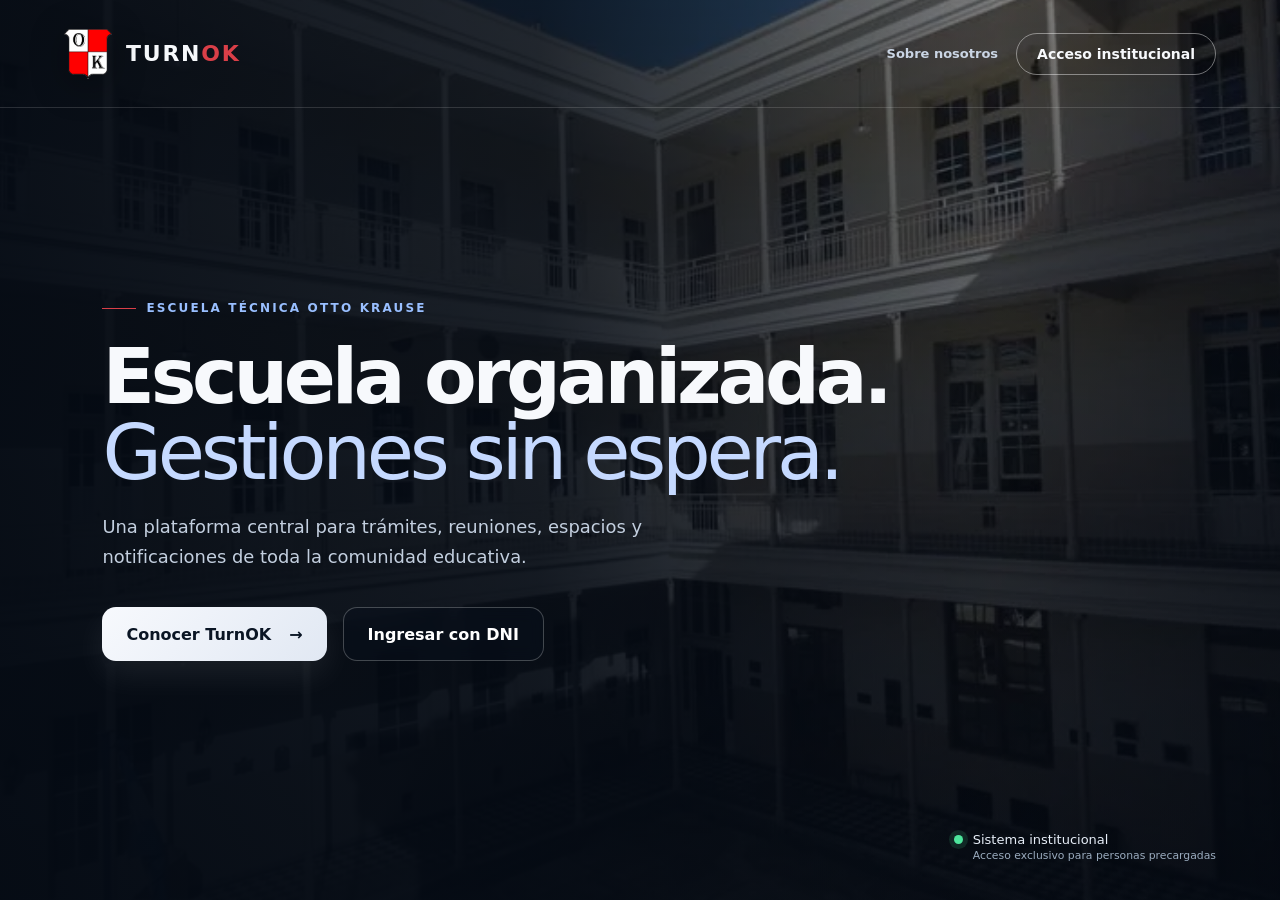
<file: index.html>
<!doctype html>
<html lang="es">
<head>
    <meta charset="utf-8">
    <meta name="viewport" content="width=device-width, initial-scale=1">
    <meta name="theme-color" content="#07111f">
    <title>TurnOK · Escuela Técnica Otto Krause</title>
    <link rel="icon" type="image/png" href="assets/img/logo.png">
    <link rel="stylesheet" href="assets/css/landing.css">
</head>
<body>
<main class="landing-shell" data-landing>
    <section class="landing-panel hero-panel" id="inicio">
        <div class="hero-image" aria-hidden="true"></div>
        <div class="hero-overlay" aria-hidden="true"></div>

        <header class="landing-nav">
            <a class="landing-brand" href="#inicio" aria-label="TurnOK, inicio">
                <img src="assets/img/logo.png" alt="Escudo Otto Krause">
                <span>TURN<strong>OK</strong></span>
            </a>
            <div class="nav-group"><a class="nav-about" href="sobre-nosotros.html">Sobre nosotros</a><a class="nav-access" href="login.php">Acceso institucional</a></div>
        </header>

        <div class="hero-copy">
            <span class="hero-kicker">ESCUELA TÉCNICA OTTO KRAUSE</span>
            <h1>Escuela organizada.<br><span>Gestiones sin espera.</span></h1>
            <p>Una plataforma central para trámites, reuniones, espacios y notificaciones de toda la comunidad educativa.</p>
            <div class="hero-actions">
                <button class="primary-cta" type="button" data-open-overview>Conocer TurnOK <span>→</span></button>
                <a class="secondary-cta" href="login.php">Ingresar con DNI</a>
            </div>
        </div>

        <div class="hero-status">
            <span class="status-pulse"></span>
            <span>Sistema institucional</span>
            <small>Acceso exclusivo para personas precargadas</small>
        </div>
    </section>

    <section class="landing-panel overview-panel" id="plataforma">
        <header class="overview-header">
            <button class="back-overview" type="button" data-close-overview aria-label="Volver">←</button>
            <a class="landing-brand dark-brand" href="#inicio" data-close-overview>
                <img src="assets/img/logo.png" alt="Escudo Otto Krause">
                <span>TURN<strong>OK</strong></span>
            </a>
            <div class="nav-group"><a class="nav-about" href="sobre-nosotros.html">Sobre nosotros</a><a class="nav-access" href="login.php">Ingresar</a></div>
        </header>

        <div class="overview-content">
            <div class="overview-intro">
                <span class="section-tag">PLATAFORMA INSTITUCIONAL</span>
                <h2>Todo lo importante,<br>en un mismo lugar.</h2>
                <p>TurnOK conecta a alumnos, docentes, administrativos y directivos con circuitos claros y trazables.</p>
                <a class="primary-cta link-cta" href="login.php">Acceder al sistema <span>→</span></a>
            </div>

            <div class="feature-grid">
                <article class="feature-card">
                    <span class="feature-number">01</span>
                    <h3>Gestión de trámites</h3>
                    <p>Solicitudes, estados, responsables y turnos presenciales en un solo circuito.</p>
                </article>
                <article class="feature-card">
                    <span class="feature-number">02</span>
                    <h3>Reserva de espacios</h3>
                    <p>Disponibilidad, aprobación por turno y seguimiento para profesores.</p>
                </article>
                <article class="feature-card">
                    <span class="feature-number">03</span>
                    <h3>Organización de reuniones</h3>
                    <p>Reuniones personales, por curso, mult curso o masivas, siempre presenciales.</p>
                </article>
                <article class="feature-card">
                    <span class="feature-number">04</span>
                    <h3>Notificaciones centralizadas</h3>
                    <p>Novedades relevantes y decisiones institucionales visibles en el momento.</p>
                </article>
            </div>
        </div>
    </section>
</main>
<script src="assets/js/landing.js"></script>
</body>
</html>
</file>
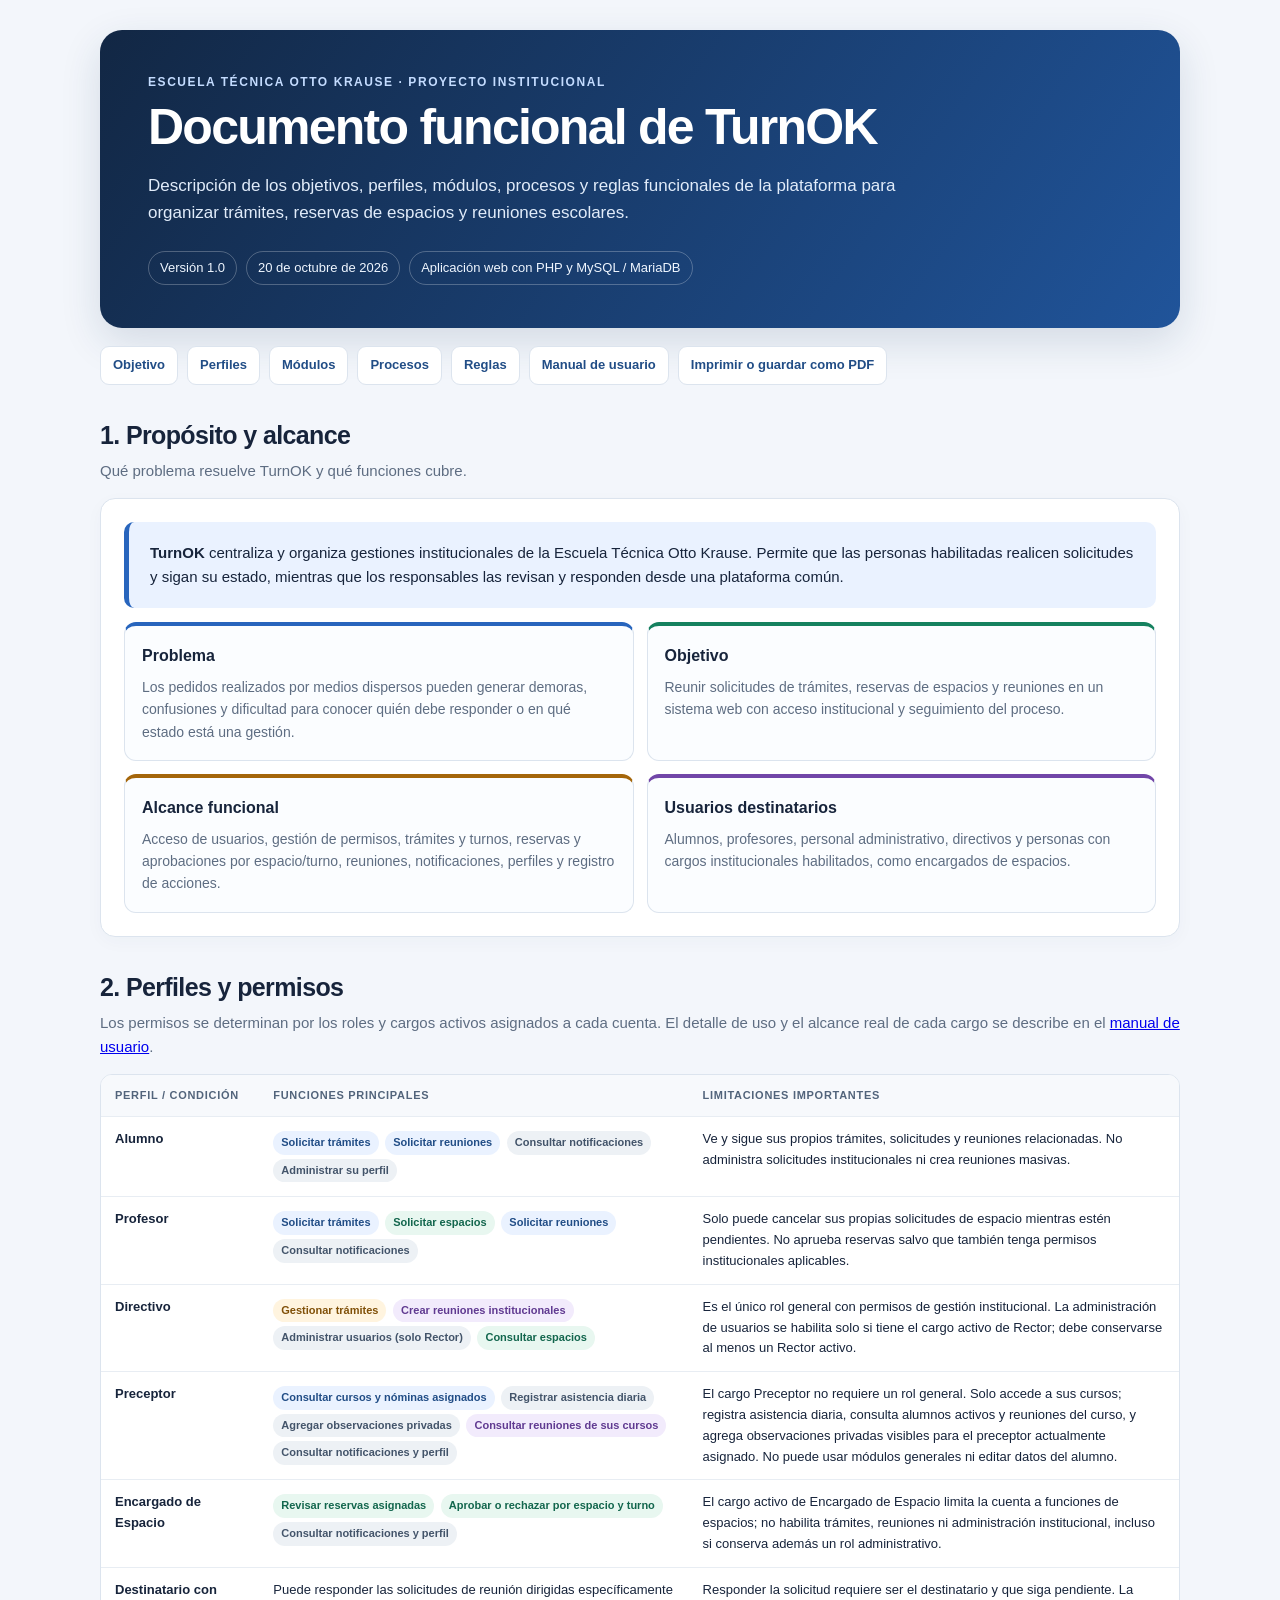
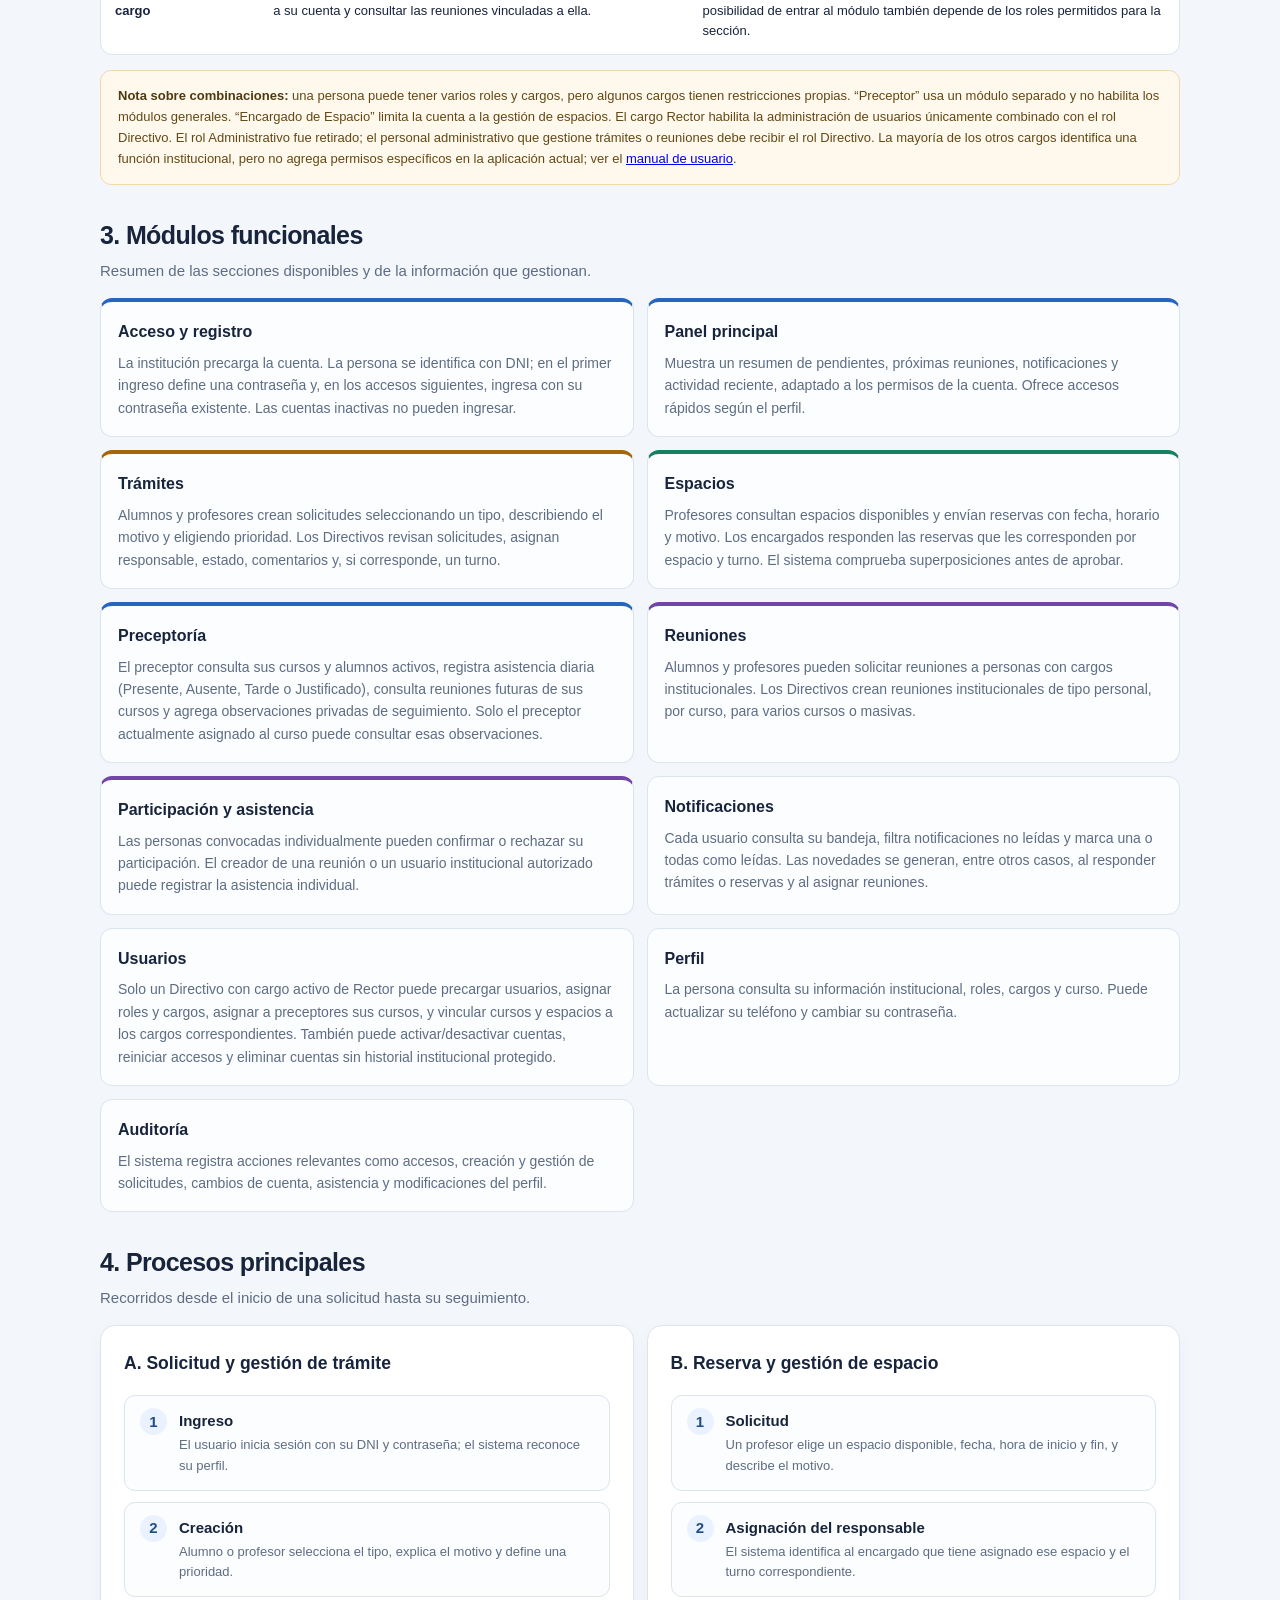
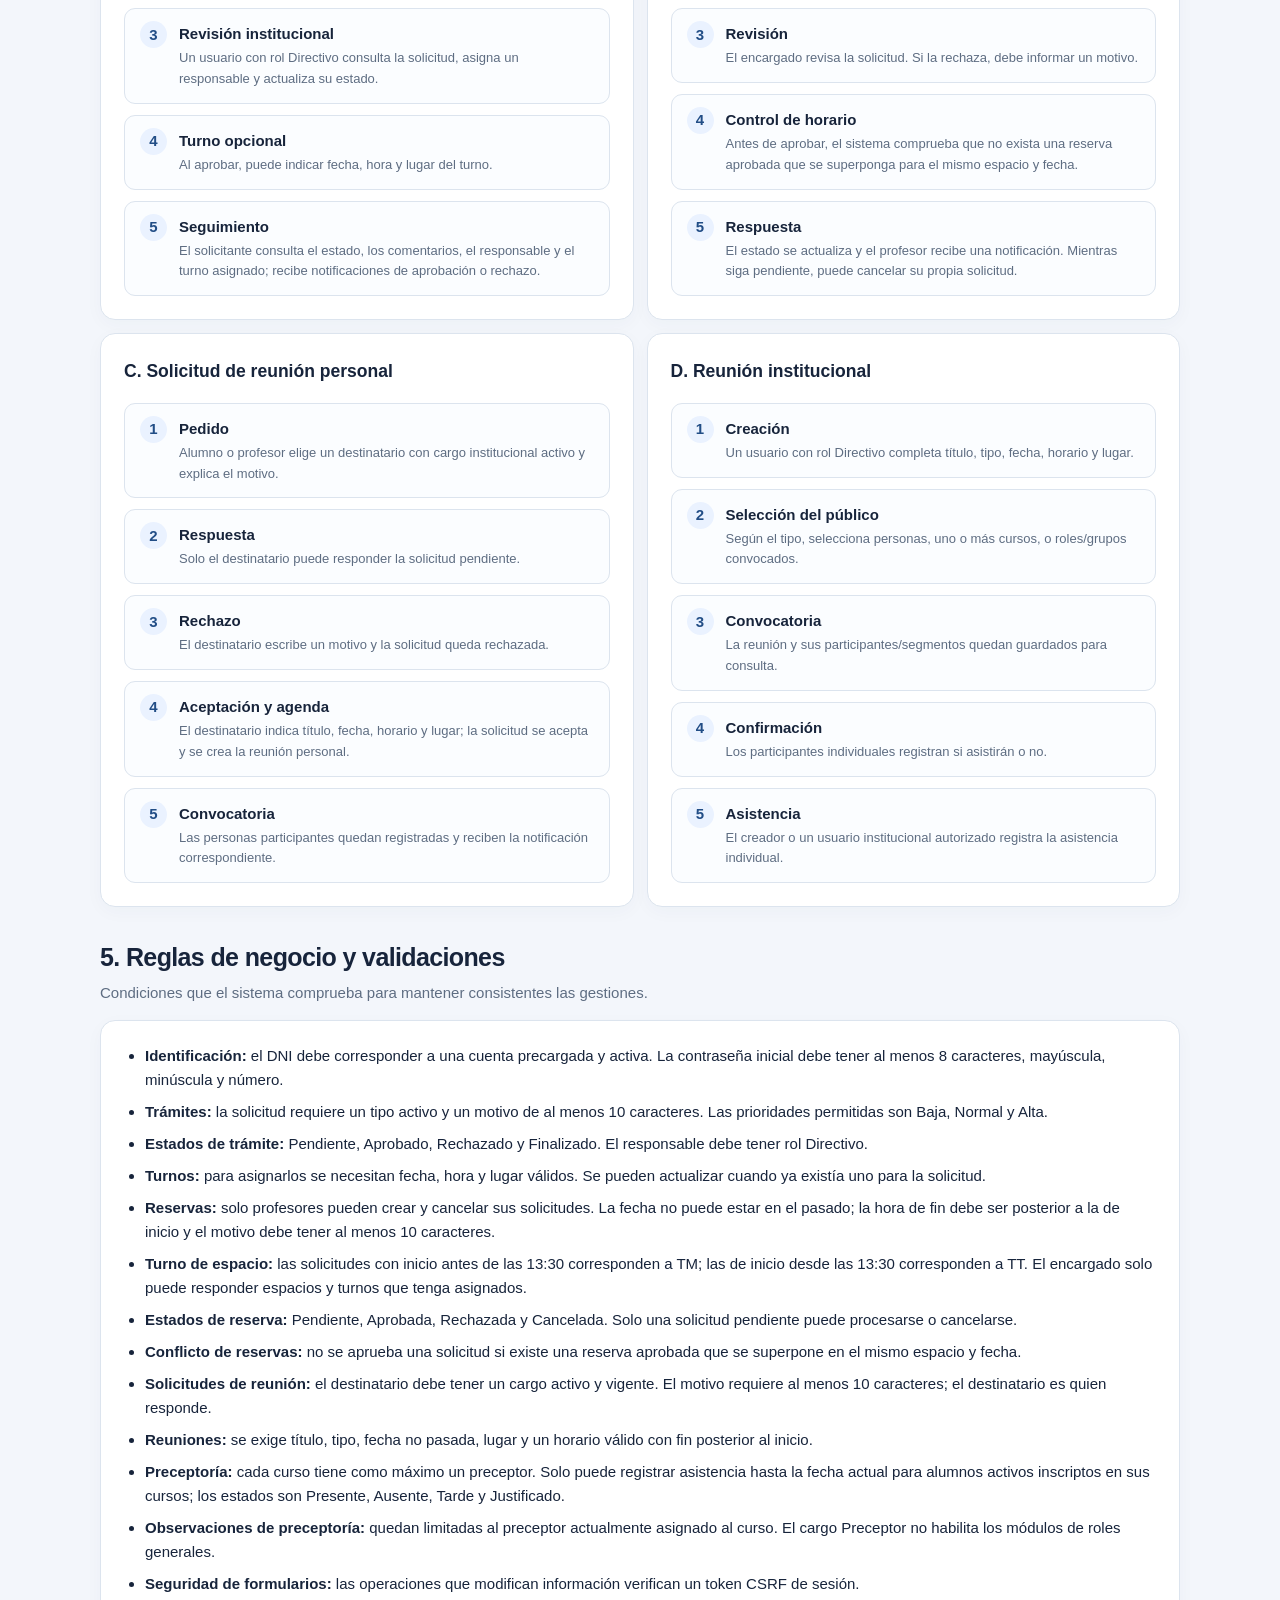
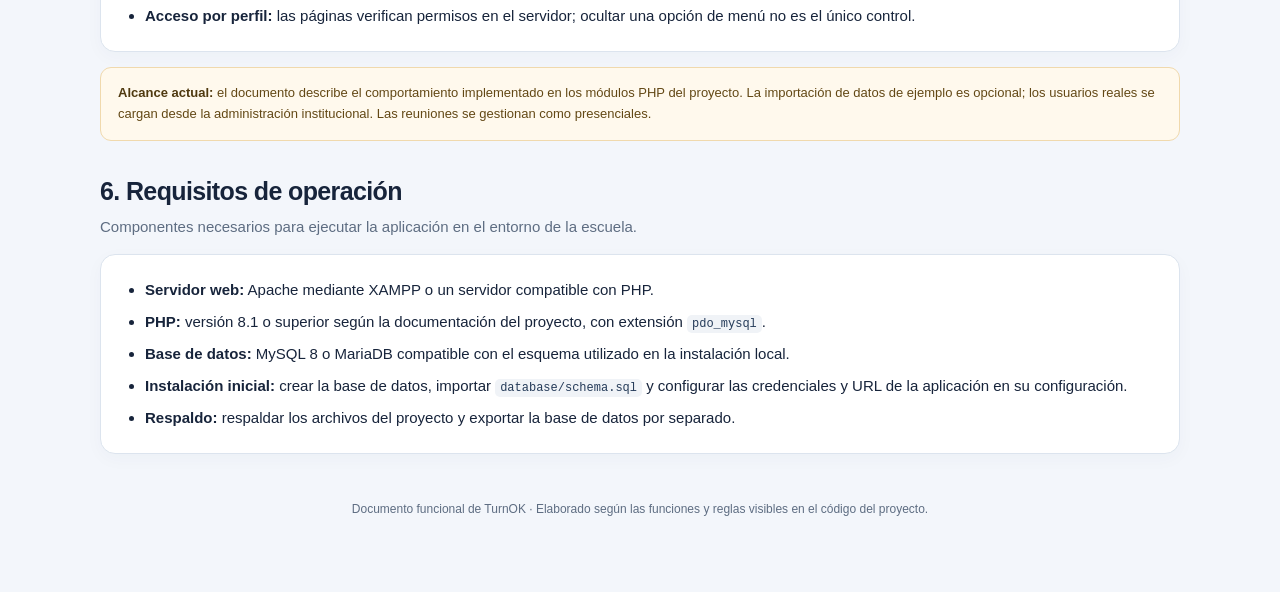
<file: DOCUMENTO_FUNCIONAL.html>
<!doctype html>
<html lang="es">
<head>
    <meta charset="utf-8">
    <meta name="viewport" content="width=device-width, initial-scale=1">
    <meta name="description" content="Documento funcional del sistema TurnOK para la Escuela Técnica Otto Krause.">
    <title>TurnOK | Documento funcional</title>
    <style>
        :root {
            color-scheme: light;
            --ink: #17243b;
            --muted: #5e6d82;
            --line: #dce4ee;
            --paper: #fff;
            --canvas: #f3f6fb;
            --blue: #2865bd;
            --blue-pale: #eaf2ff;
            --green: #15815f;
            --green-pale: #e8f7f0;
            --amber: #a5660a;
            --amber-pale: #fff4df;
            --violet: #7246a8;
            --violet-pale: #f2ebfc;
        }
        * { box-sizing: border-box; }
        html { scroll-behavior: smooth; }
        body {
            margin: 0;
            background: var(--canvas);
            color: var(--ink);
            font: 15px/1.6 "Segoe UI", Arial, sans-serif;
        }
        .page { width: min(1080px, calc(100% - 36px)); margin: 30px auto 56px; }
        .hero {
            padding: 43px 48px;
            border-radius: 22px;
            background: linear-gradient(125deg, #122744, #20549a);
            color: #fff;
            box-shadow: 0 14px 40px #18395b24;
        }
        .eyebrow { margin: 0 0 8px; color: #c4dcff; font-size: 12px; font-weight: 800; letter-spacing: .13em; text-transform: uppercase; }
        h1 { max-width: 780px; margin: 0; font-size: clamp(34px, 5vw, 50px); line-height: 1.1; letter-spacing: -.035em; }
        .hero > p:not(.eyebrow) { max-width: 780px; margin: 17px 0 0; color: #e1ecfa; font-size: 17px; }
        .chips { display: flex; flex-wrap: wrap; gap: 9px; margin-top: 24px; }
        .chips span { padding: 6px 11px; border: 1px solid #ffffff40; border-radius: 99px; color: #eff6ff; font-size: 13px; }
        .toolbar { display: flex; flex-wrap: wrap; gap: 9px; margin: 18px 0 28px; }
        .toolbar a, .toolbar button {
            display: inline-block;
            padding: 8px 12px;
            border: 1px solid var(--line);
            border-radius: 9px;
            background: var(--paper);
            color: #214d86;
            font: inherit;
            font-size: 13px;
            font-weight: 700;
            text-decoration: none;
            cursor: pointer;
        }
        .toolbar a:hover, .toolbar button:hover { background: #edf4ff; }
        section { margin-top: 30px; scroll-margin-top: 18px; }
        .heading { margin-bottom: 15px; }
        .heading h2 { margin: 0; font-size: 25px; letter-spacing: -.025em; }
        .heading p { margin: 4px 0 0; color: var(--muted); }
        .card {
            padding: 23px;
            border: 1px solid var(--line);
            border-radius: 15px;
            background: var(--paper);
            box-shadow: 0 5px 18px #18395b08;
        }
        .summary {
            padding: 19px 21px;
            border-left: 5px solid var(--blue);
            border-radius: 10px;
            background: var(--blue-pale);
        }
        .summary p { margin: 0; }
        .grid { display: grid; grid-template-columns: repeat(2, minmax(0, 1fr)); gap: 13px; }
        .tile {
            padding: 17px;
            border: 1px solid var(--line);
            border-radius: 12px;
            background: #fbfdff;
        }
        .tile h3 { margin: 0 0 7px; font-size: 16px; }
        .tile p { margin: 0; color: var(--muted); font-size: 14px; }
        .tile.blue { border-top: 4px solid var(--blue); }
        .tile.green { border-top: 4px solid var(--green); }
        .tile.amber { border-top: 4px solid var(--amber); }
        .tile.violet { border-top: 4px solid var(--violet); }
        .table-wrap { overflow-x: auto; border: 1px solid var(--line); border-radius: 12px; background: #fff; }
        table { width: 100%; border-collapse: collapse; }
        th, td { padding: 12px 14px; border-bottom: 1px solid #e8edf3; text-align: left; vertical-align: top; }
        tr:last-child td { border-bottom: 0; }
        th { background: #f7f9fc; color: #52647b; font-size: 11px; letter-spacing: .065em; text-transform: uppercase; }
        td { font-size: 13px; }
        td:first-child { min-width: 155px; font-weight: 700; }
        .badge {
            display: inline-block;
            margin: 2px 3px 2px 0;
            padding: 3px 8px;
            border-radius: 99px;
            background: #edf1f5;
            color: #43546a;
            font-size: 11px;
            font-weight: 700;
            white-space: nowrap;
        }
        .badge.blue { background: var(--blue-pale); color: #214d86; }
        .badge.green { background: var(--green-pale); color: #12664d; }
        .badge.amber { background: var(--amber-pale); color: #805008; }
        .badge.violet { background: var(--violet-pale); color: #603a91; }
        .steps { display: grid; gap: 11px; counter-reset: step; }
        .step {
            position: relative;
            min-height: 54px;
            padding: 13px 16px 13px 54px;
            border: 1px solid var(--line);
            border-radius: 11px;
            background: #fbfdff;
        }
        .step::before {
            counter-increment: step;
            content: counter(step);
            position: absolute;
            left: 15px;
            top: 12px;
            display: grid;
            width: 27px;
            height: 27px;
            place-items: center;
            border-radius: 50%;
            background: var(--blue-pale);
            color: #214d86;
            font-weight: 800;
        }
        .step strong { display: block; }
        .step span { display: block; margin-top: 2px; color: var(--muted); font-size: 13px; }
        .rule-list { margin: 0; padding-left: 21px; }
        .rule-list li + li { margin-top: 8px; }
        .callout {
            margin-top: 15px;
            padding: 15px 17px;
            border: 1px solid #f0d9ad;
            border-radius: 11px;
            background: #fff9ed;
            color: #634815;
            font-size: 13px;
        }
        .callout strong { color: #4f390f; }
        .footer { margin-top: 29px; padding: 17px 4px; color: var(--muted); font-size: 12px; text-align: center; }
        code { padding: 2px 5px; border-radius: 5px; background: #f0f3f7; color: #253b59; font: 12px Consolas, "Courier New", monospace; }
        @media (max-width: 680px) {
            .page { width: min(100% - 22px, 1080px); margin-top: 12px; }
            .hero { padding: 29px 23px; border-radius: 15px; }
            .card { padding: 16px; }
            .grid { grid-template-columns: 1fr; }
            th, td { padding: 9px 10px; }
        }
        @media print {
            @page { size: A4; margin: 15mm; }
            body { background: #fff; font-size: 11px; }
            .page { width: 100%; margin: 0; }
            .hero { padding: 25px 28px; box-shadow: none; print-color-adjust: exact; -webkit-print-color-adjust: exact; }
            .toolbar { display: none; }
            .card, .table-wrap, .tile, .step { box-shadow: none; break-inside: avoid; }
            .heading { break-after: avoid; }
            th, .summary, .badge, .step::before { print-color-adjust: exact; -webkit-print-color-adjust: exact; }
        }
    </style>
</head>
<body>
<main class="page">
    <header class="hero">
        <p class="eyebrow">Escuela Técnica Otto Krause · Proyecto institucional</p>
        <h1>Documento funcional de TurnOK</h1>
        <p>Descripción de los objetivos, perfiles, módulos, procesos y reglas funcionales de la plataforma para organizar trámites, reservas de espacios y reuniones escolares.</p>
        <div class="chips">
            <span>Versión 1.0</span>
            <span>20 de octubre de 2026</span>
            <span>Aplicación web con PHP y MySQL / MariaDB</span>
        </div>
    </header>

    <nav class="toolbar" aria-label="Navegación del documento">
        <a href="#objetivo">Objetivo</a>
        <a href="#perfiles">Perfiles</a>
        <a href="#modulos">Módulos</a>
        <a href="#procesos">Procesos</a>
        <a href="#reglas">Reglas</a>
        <a href="MANUAL_USUARIO.html">Manual de usuario</a>
        <button type="button" onclick="window.print()">Imprimir o guardar como PDF</button>
    </nav>

    <section id="objetivo">
        <div class="heading">
            <h2>1. Propósito y alcance</h2>
            <p>Qué problema resuelve TurnOK y qué funciones cubre.</p>
        </div>
        <div class="card">
            <div class="summary">
                <p><strong>TurnOK</strong> centraliza y organiza gestiones institucionales de la Escuela Técnica Otto Krause. Permite que las personas habilitadas realicen solicitudes y sigan su estado, mientras que los responsables las revisan y responden desde una plataforma común.</p>
            </div>
            <div class="grid" style="margin-top:14px">
                <article class="tile blue">
                    <h3>Problema</h3>
                    <p>Los pedidos realizados por medios dispersos pueden generar demoras, confusiones y dificultad para conocer quién debe responder o en qué estado está una gestión.</p>
                </article>
                <article class="tile green">
                    <h3>Objetivo</h3>
                    <p>Reunir solicitudes de trámites, reservas de espacios y reuniones en un sistema web con acceso institucional y seguimiento del proceso.</p>
                </article>
                <article class="tile amber">
                    <h3>Alcance funcional</h3>
                    <p>Acceso de usuarios, gestión de permisos, trámites y turnos, reservas y aprobaciones por espacio/turno, reuniones, notificaciones, perfiles y registro de acciones.</p>
                </article>
                <article class="tile violet">
                    <h3>Usuarios destinatarios</h3>
                    <p>Alumnos, profesores, personal administrativo, directivos y personas con cargos institucionales habilitados, como encargados de espacios.</p>
                </article>
            </div>
        </div>
    </section>

    <section id="perfiles">
        <div class="heading">
            <h2>2. Perfiles y permisos</h2>
            <p>Los permisos se determinan por los roles y cargos activos asignados a cada cuenta. El detalle de uso y el alcance real de cada cargo se describe en el <a href="MANUAL_USUARIO.html">manual de usuario</a>.</p>
        </div>
        <div class="table-wrap">
            <table>
                <thead>
                    <tr><th>Perfil / condición</th><th>Funciones principales</th><th>Limitaciones importantes</th></tr>
                </thead>
                <tbody>
                    <tr>
                        <td>Alumno</td>
                        <td>
                            <span class="badge blue">Solicitar trámites</span>
                            <span class="badge blue">Solicitar reuniones</span>
                            <span class="badge">Consultar notificaciones</span>
                            <span class="badge">Administrar su perfil</span>
                        </td>
                        <td>Ve y sigue sus propios trámites, solicitudes y reuniones relacionadas. No administra solicitudes institucionales ni crea reuniones masivas.</td>
                    </tr>
                    <tr>
                        <td>Profesor</td>
                        <td>
                            <span class="badge blue">Solicitar trámites</span>
                            <span class="badge green">Solicitar espacios</span>
                            <span class="badge blue">Solicitar reuniones</span>
                            <span class="badge">Consultar notificaciones</span>
                        </td>
                        <td>Solo puede cancelar sus propias solicitudes de espacio mientras estén pendientes. No aprueba reservas salvo que también tenga permisos institucionales aplicables.</td>
                    </tr>
                    <tr>
                        <td>Directivo</td>
                        <td>
                            <span class="badge amber">Gestionar trámites</span>
                            <span class="badge violet">Crear reuniones institucionales</span>
                            <span class="badge">Administrar usuarios (solo Rector)</span>
                            <span class="badge green">Consultar espacios</span>
                        </td>
                        <td>Es el único rol general con permisos de gestión institucional. La administración de usuarios se habilita solo si tiene el cargo activo de Rector; debe conservarse al menos un Rector activo.</td>
                    </tr>
                    <tr>
                        <td>Preceptor</td>
                        <td>
                            <span class="badge blue">Consultar cursos y nóminas asignados</span>
                            <span class="badge">Registrar asistencia diaria</span>
                            <span class="badge">Agregar observaciones privadas</span>
                            <span class="badge violet">Consultar reuniones de sus cursos</span>
                            <span class="badge">Consultar notificaciones y perfil</span>
                        </td>
                        <td>El cargo Preceptor no requiere un rol general. Solo accede a sus cursos; registra asistencia diaria, consulta alumnos activos y reuniones del curso, y agrega observaciones privadas visibles para el preceptor actualmente asignado. No puede usar módulos generales ni editar datos del alumno.</td>
                    </tr>
                    <tr>
                        <td>Encargado de Espacio</td>
                        <td>
                            <span class="badge green">Revisar reservas asignadas</span>
                            <span class="badge green">Aprobar o rechazar por espacio y turno</span>
                            <span class="badge">Consultar notificaciones y perfil</span>
                        </td>
                        <td>El cargo activo de Encargado de Espacio limita la cuenta a funciones de espacios; no habilita trámites, reuniones ni administración institucional, incluso si conserva además un rol administrativo.</td>
                    </tr>
                    <tr>
                        <td>Destinatario con cargo</td>
                        <td>Puede responder las solicitudes de reunión dirigidas específicamente a su cuenta y consultar las reuniones vinculadas a ella.</td>
                        <td>Responder la solicitud requiere ser el destinatario y que siga pendiente. La posibilidad de entrar al módulo también depende de los roles permitidos para la sección.</td>
                    </tr>
                </tbody>
            </table>
        </div>
        <div class="callout">
            <strong>Nota sobre combinaciones:</strong> una persona puede tener varios roles y cargos, pero algunos cargos tienen restricciones propias. “Preceptor” usa un módulo separado y no habilita los módulos generales. “Encargado de Espacio” limita la cuenta a la gestión de espacios. El cargo Rector habilita la administración de usuarios únicamente combinado con el rol Directivo. El rol Administrativo fue retirado; el personal administrativo que gestione trámites o reuniones debe recibir el rol Directivo. La mayoría de los otros cargos identifica una función institucional, pero no agrega permisos específicos en la aplicación actual; ver el <a href="MANUAL_USUARIO.html">manual de usuario</a>.
        </div>
    </section>

    <section id="modulos">
        <div class="heading">
            <h2>3. Módulos funcionales</h2>
            <p>Resumen de las secciones disponibles y de la información que gestionan.</p>
        </div>
        <div class="grid">
            <article class="tile blue">
                <h3>Acceso y registro</h3>
                <p>La institución precarga la cuenta. La persona se identifica con DNI; en el primer ingreso define una contraseña y, en los accesos siguientes, ingresa con su contraseña existente. Las cuentas inactivas no pueden ingresar.</p>
            </article>
            <article class="tile blue">
                <h3>Panel principal</h3>
                <p>Muestra un resumen de pendientes, próximas reuniones, notificaciones y actividad reciente, adaptado a los permisos de la cuenta. Ofrece accesos rápidos según el perfil.</p>
            </article>
            <article class="tile amber">
                <h3>Trámites</h3>
                <p>Alumnos y profesores crean solicitudes seleccionando un tipo, describiendo el motivo y eligiendo prioridad. Los Directivos revisan solicitudes, asignan responsable, estado, comentarios y, si corresponde, un turno.</p>
            </article>
            <article class="tile green">
                <h3>Espacios</h3>
                <p>Profesores consultan espacios disponibles y envían reservas con fecha, horario y motivo. Los encargados responden las reservas que les corresponden por espacio y turno. El sistema comprueba superposiciones antes de aprobar.</p>
            </article>
            <article class="tile blue">
                <h3>Preceptoría</h3>
                <p>El preceptor consulta sus cursos y alumnos activos, registra asistencia diaria (Presente, Ausente, Tarde o Justificado), consulta reuniones futuras de sus cursos y agrega observaciones privadas de seguimiento. Solo el preceptor actualmente asignado al curso puede consultar esas observaciones.</p>
            </article>
            <article class="tile violet">
                <h3>Reuniones</h3>
                <p>Alumnos y profesores pueden solicitar reuniones a personas con cargos institucionales. Los Directivos crean reuniones institucionales de tipo personal, por curso, para varios cursos o masivas.</p>
            </article>
            <article class="tile violet">
                <h3>Participación y asistencia</h3>
                <p>Las personas convocadas individualmente pueden confirmar o rechazar su participación. El creador de una reunión o un usuario institucional autorizado puede registrar la asistencia individual.</p>
            </article>
            <article class="tile">
                <h3>Notificaciones</h3>
                <p>Cada usuario consulta su bandeja, filtra notificaciones no leídas y marca una o todas como leídas. Las novedades se generan, entre otros casos, al responder trámites o reservas y al asignar reuniones.</p>
            </article>
            <article class="tile">
                <h3>Usuarios</h3>
                <p>Solo un Directivo con cargo activo de Rector puede precargar usuarios, asignar roles y cargos, asignar a preceptores sus cursos, y vincular cursos y espacios a los cargos correspondientes. También puede activar/desactivar cuentas, reiniciar accesos y eliminar cuentas sin historial institucional protegido.</p>
            </article>
            <article class="tile">
                <h3>Perfil</h3>
                <p>La persona consulta su información institucional, roles, cargos y curso. Puede actualizar su teléfono y cambiar su contraseña.</p>
            </article>
            <article class="tile">
                <h3>Auditoría</h3>
                <p>El sistema registra acciones relevantes como accesos, creación y gestión de solicitudes, cambios de cuenta, asistencia y modificaciones del perfil.</p>
            </article>
        </div>
    </section>

    <section id="procesos">
        <div class="heading">
            <h2>4. Procesos principales</h2>
            <p>Recorridos desde el inicio de una solicitud hasta su seguimiento.</p>
        </div>
        <div class="grid">
            <article class="card">
                <h3 style="margin-top:0">A. Solicitud y gestión de trámite</h3>
                <div class="steps">
                    <div class="step"><strong>Ingreso</strong><span>El usuario inicia sesión con su DNI y contraseña; el sistema reconoce su perfil.</span></div>
                    <div class="step"><strong>Creación</strong><span>Alumno o profesor selecciona el tipo, explica el motivo y define una prioridad.</span></div>
                    <div class="step"><strong>Revisión institucional</strong><span>Un usuario con rol Directivo consulta la solicitud, asigna un responsable y actualiza su estado.</span></div>
                    <div class="step"><strong>Turno opcional</strong><span>Al aprobar, puede indicar fecha, hora y lugar del turno.</span></div>
                    <div class="step"><strong>Seguimiento</strong><span>El solicitante consulta el estado, los comentarios, el responsable y el turno asignado; recibe notificaciones de aprobación o rechazo.</span></div>
                </div>
            </article>
            <article class="card">
                <h3 style="margin-top:0">B. Reserva y gestión de espacio</h3>
                <div class="steps">
                    <div class="step"><strong>Solicitud</strong><span>Un profesor elige un espacio disponible, fecha, hora de inicio y fin, y describe el motivo.</span></div>
                    <div class="step"><strong>Asignación del responsable</strong><span>El sistema identifica al encargado que tiene asignado ese espacio y el turno correspondiente.</span></div>
                    <div class="step"><strong>Revisión</strong><span>El encargado revisa la solicitud. Si la rechaza, debe informar un motivo.</span></div>
                    <div class="step"><strong>Control de horario</strong><span>Antes de aprobar, el sistema comprueba que no exista una reserva aprobada que se superponga para el mismo espacio y fecha.</span></div>
                    <div class="step"><strong>Respuesta</strong><span>El estado se actualiza y el profesor recibe una notificación. Mientras siga pendiente, puede cancelar su propia solicitud.</span></div>
                </div>
            </article>
            <article class="card">
                <h3 style="margin-top:0">C. Solicitud de reunión personal</h3>
                <div class="steps">
                    <div class="step"><strong>Pedido</strong><span>Alumno o profesor elige un destinatario con cargo institucional activo y explica el motivo.</span></div>
                    <div class="step"><strong>Respuesta</strong><span>Solo el destinatario puede responder la solicitud pendiente.</span></div>
                    <div class="step"><strong>Rechazo</strong><span>El destinatario escribe un motivo y la solicitud queda rechazada.</span></div>
                    <div class="step"><strong>Aceptación y agenda</strong><span>El destinatario indica título, fecha, horario y lugar; la solicitud se acepta y se crea la reunión personal.</span></div>
                    <div class="step"><strong>Convocatoria</strong><span>Las personas participantes quedan registradas y reciben la notificación correspondiente.</span></div>
                </div>
            </article>
            <article class="card">
                <h3 style="margin-top:0">D. Reunión institucional</h3>
                <div class="steps">
                    <div class="step"><strong>Creación</strong><span>Un usuario con rol Directivo completa título, tipo, fecha, horario y lugar.</span></div>
                    <div class="step"><strong>Selección del público</strong><span>Según el tipo, selecciona personas, uno o más cursos, o roles/grupos convocados.</span></div>
                    <div class="step"><strong>Convocatoria</strong><span>La reunión y sus participantes/segmentos quedan guardados para consulta.</span></div>
                    <div class="step"><strong>Confirmación</strong><span>Los participantes individuales registran si asistirán o no.</span></div>
                    <div class="step"><strong>Asistencia</strong><span>El creador o un usuario institucional autorizado registra la asistencia individual.</span></div>
                </div>
            </article>
        </div>
    </section>

    <section id="reglas">
        <div class="heading">
            <h2>5. Reglas de negocio y validaciones</h2>
            <p>Condiciones que el sistema comprueba para mantener consistentes las gestiones.</p>
        </div>
        <div class="card">
            <ul class="rule-list">
                <li><strong>Identificación:</strong> el DNI debe corresponder a una cuenta precargada y activa. La contraseña inicial debe tener al menos 8 caracteres, mayúscula, minúscula y número.</li>
                <li><strong>Trámites:</strong> la solicitud requiere un tipo activo y un motivo de al menos 10 caracteres. Las prioridades permitidas son Baja, Normal y Alta.</li>
                <li><strong>Estados de trámite:</strong> Pendiente, Aprobado, Rechazado y Finalizado. El responsable debe tener rol Directivo.</li>
                <li><strong>Turnos:</strong> para asignarlos se necesitan fecha, hora y lugar válidos. Se pueden actualizar cuando ya existía uno para la solicitud.</li>
                <li><strong>Reservas:</strong> solo profesores pueden crear y cancelar sus solicitudes. La fecha no puede estar en el pasado; la hora de fin debe ser posterior a la de inicio y el motivo debe tener al menos 10 caracteres.</li>
                <li><strong>Turno de espacio:</strong> las solicitudes con inicio antes de las 13:30 corresponden a TM; las de inicio desde las 13:30 corresponden a TT. El encargado solo puede responder espacios y turnos que tenga asignados.</li>
                <li><strong>Estados de reserva:</strong> Pendiente, Aprobada, Rechazada y Cancelada. Solo una solicitud pendiente puede procesarse o cancelarse.</li>
                <li><strong>Conflicto de reservas:</strong> no se aprueba una solicitud si existe una reserva aprobada que se superpone en el mismo espacio y fecha.</li>
                <li><strong>Solicitudes de reunión:</strong> el destinatario debe tener un cargo activo y vigente. El motivo requiere al menos 10 caracteres; el destinatario es quien responde.</li>
                <li><strong>Reuniones:</strong> se exige título, tipo, fecha no pasada, lugar y un horario válido con fin posterior al inicio.</li>
                <li><strong>Preceptoría:</strong> cada curso tiene como máximo un preceptor. Solo puede registrar asistencia hasta la fecha actual para alumnos activos inscriptos en sus cursos; los estados son Presente, Ausente, Tarde y Justificado.</li>
                <li><strong>Observaciones de preceptoría:</strong> quedan limitadas al preceptor actualmente asignado al curso. El cargo Preceptor no habilita los módulos de roles generales.</li>
                <li><strong>Seguridad de formularios:</strong> las operaciones que modifican información verifican un token CSRF de sesión.</li>
                <li><strong>Acceso por perfil:</strong> las páginas verifican permisos en el servidor; ocultar una opción de menú no es el único control.</li>
            </ul>
        </div>
        <div class="callout">
            <strong>Alcance actual:</strong> el documento describe el comportamiento implementado en los módulos PHP del proyecto. La importación de datos de ejemplo es opcional; los usuarios reales se cargan desde la administración institucional. Las reuniones se gestionan como presenciales.
        </div>
    </section>

    <section>
        <div class="heading">
            <h2>6. Requisitos de operación</h2>
            <p>Componentes necesarios para ejecutar la aplicación en el entorno de la escuela.</p>
        </div>
        <div class="card">
            <ul class="rule-list">
                <li><strong>Servidor web:</strong> Apache mediante XAMPP o un servidor compatible con PHP.</li>
                <li><strong>PHP:</strong> versión 8.1 o superior según la documentación del proyecto, con extensión <code>pdo_mysql</code>.</li>
                <li><strong>Base de datos:</strong> MySQL 8 o MariaDB compatible con el esquema utilizado en la instalación local.</li>
                <li><strong>Instalación inicial:</strong> crear la base de datos, importar <code>database/schema.sql</code> y configurar las credenciales y URL de la aplicación en su configuración.</li>
                <li><strong>Respaldo:</strong> respaldar los archivos del proyecto y exportar la base de datos por separado.</li>
            </ul>
        </div>
    </section>

    <footer class="footer">
        Documento funcional de TurnOK · Elaborado según las funciones y reglas visibles en el código del proyecto.
    </footer>
</main>
</body>
</html>
</file>
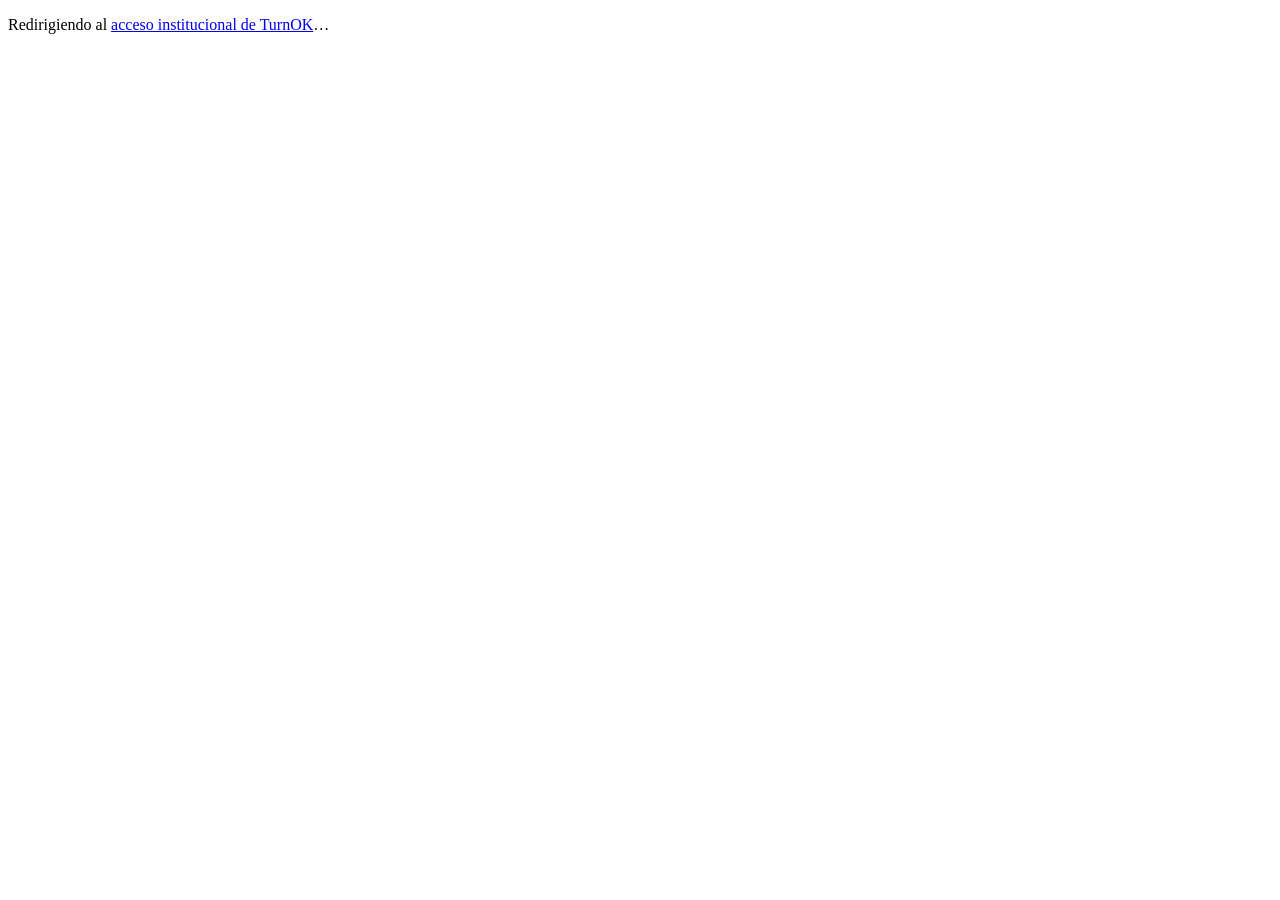
<file: login.html>
<!doctype html>
<html lang="es">
<head>
    <meta charset="utf-8">
    <meta name="viewport" content="width=device-width, initial-scale=1">
    <meta http-equiv="refresh" content="0; url=login.php">
    <title>Acceso · TurnOK</title>
</head>
<body>
<p>Redirigiendo al <a href="login.php">acceso institucional de TurnOK</a>…</p>
</body>
</html>
</file>
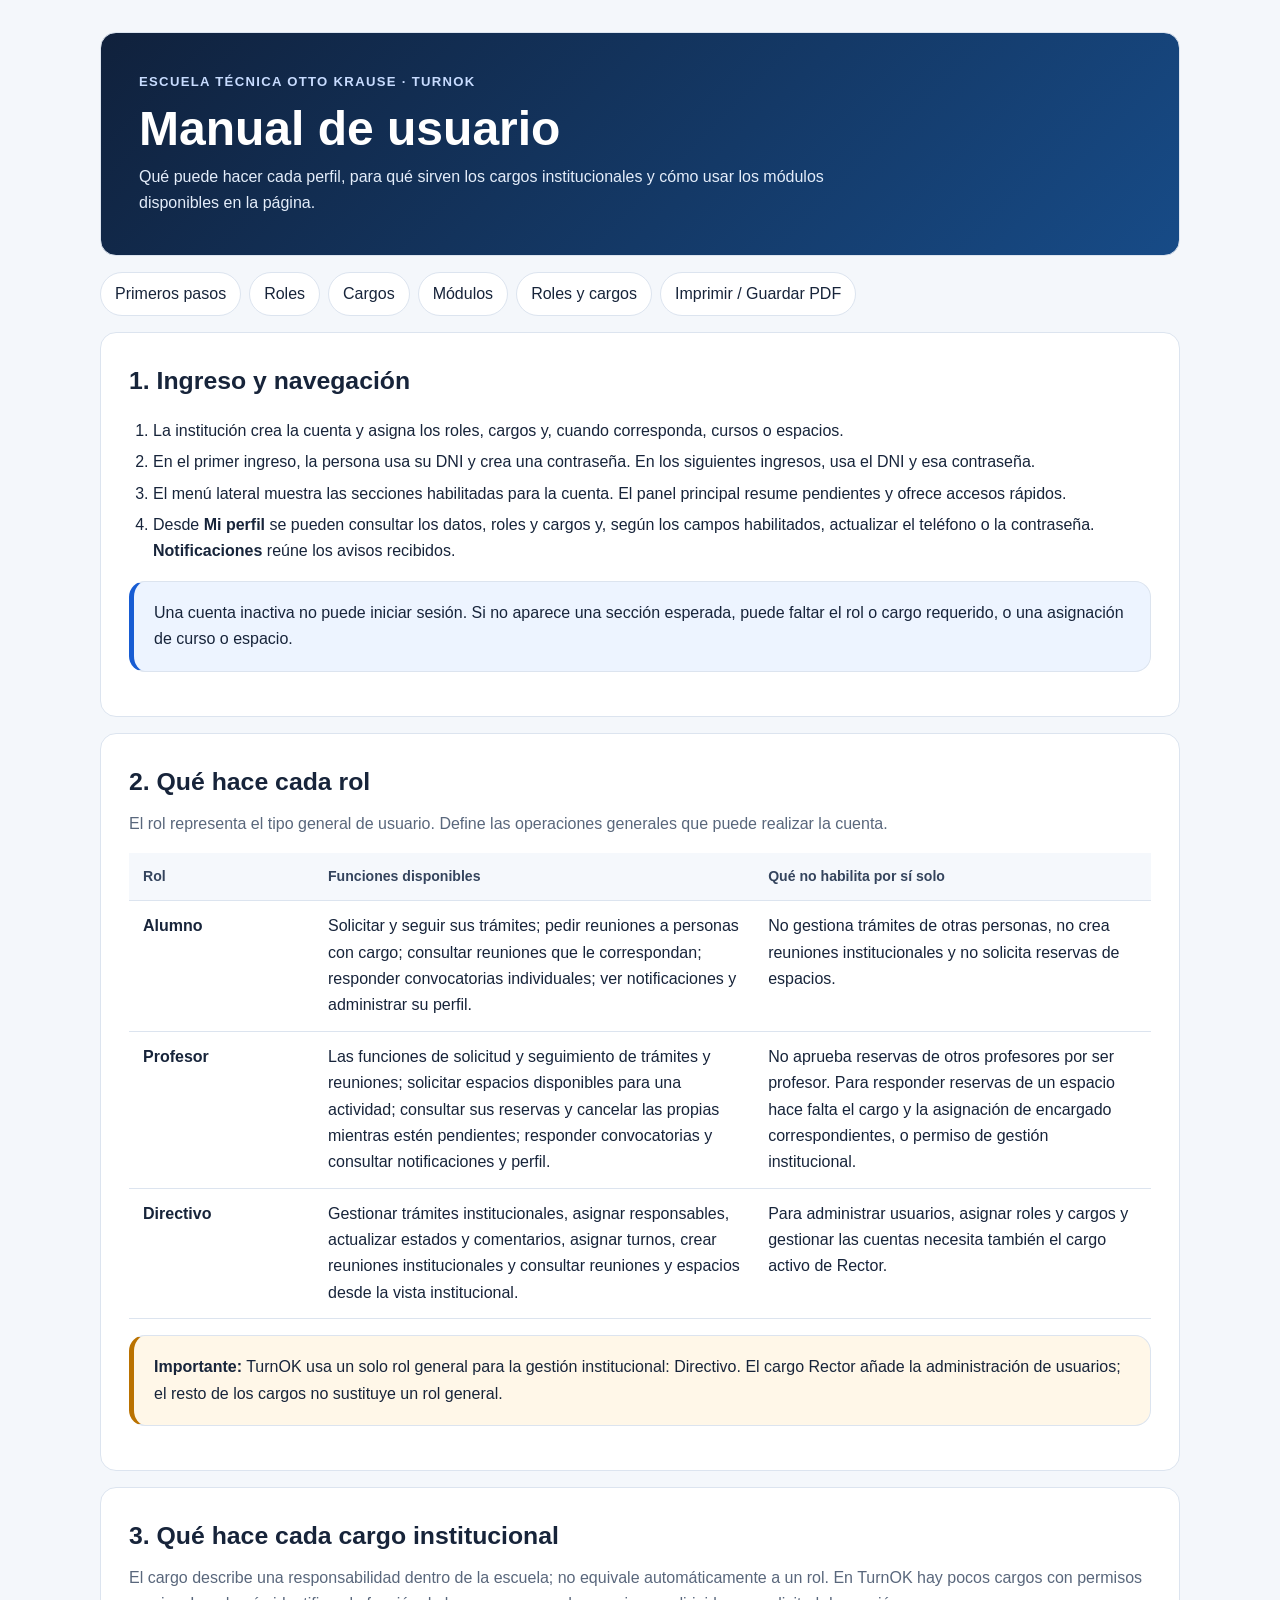
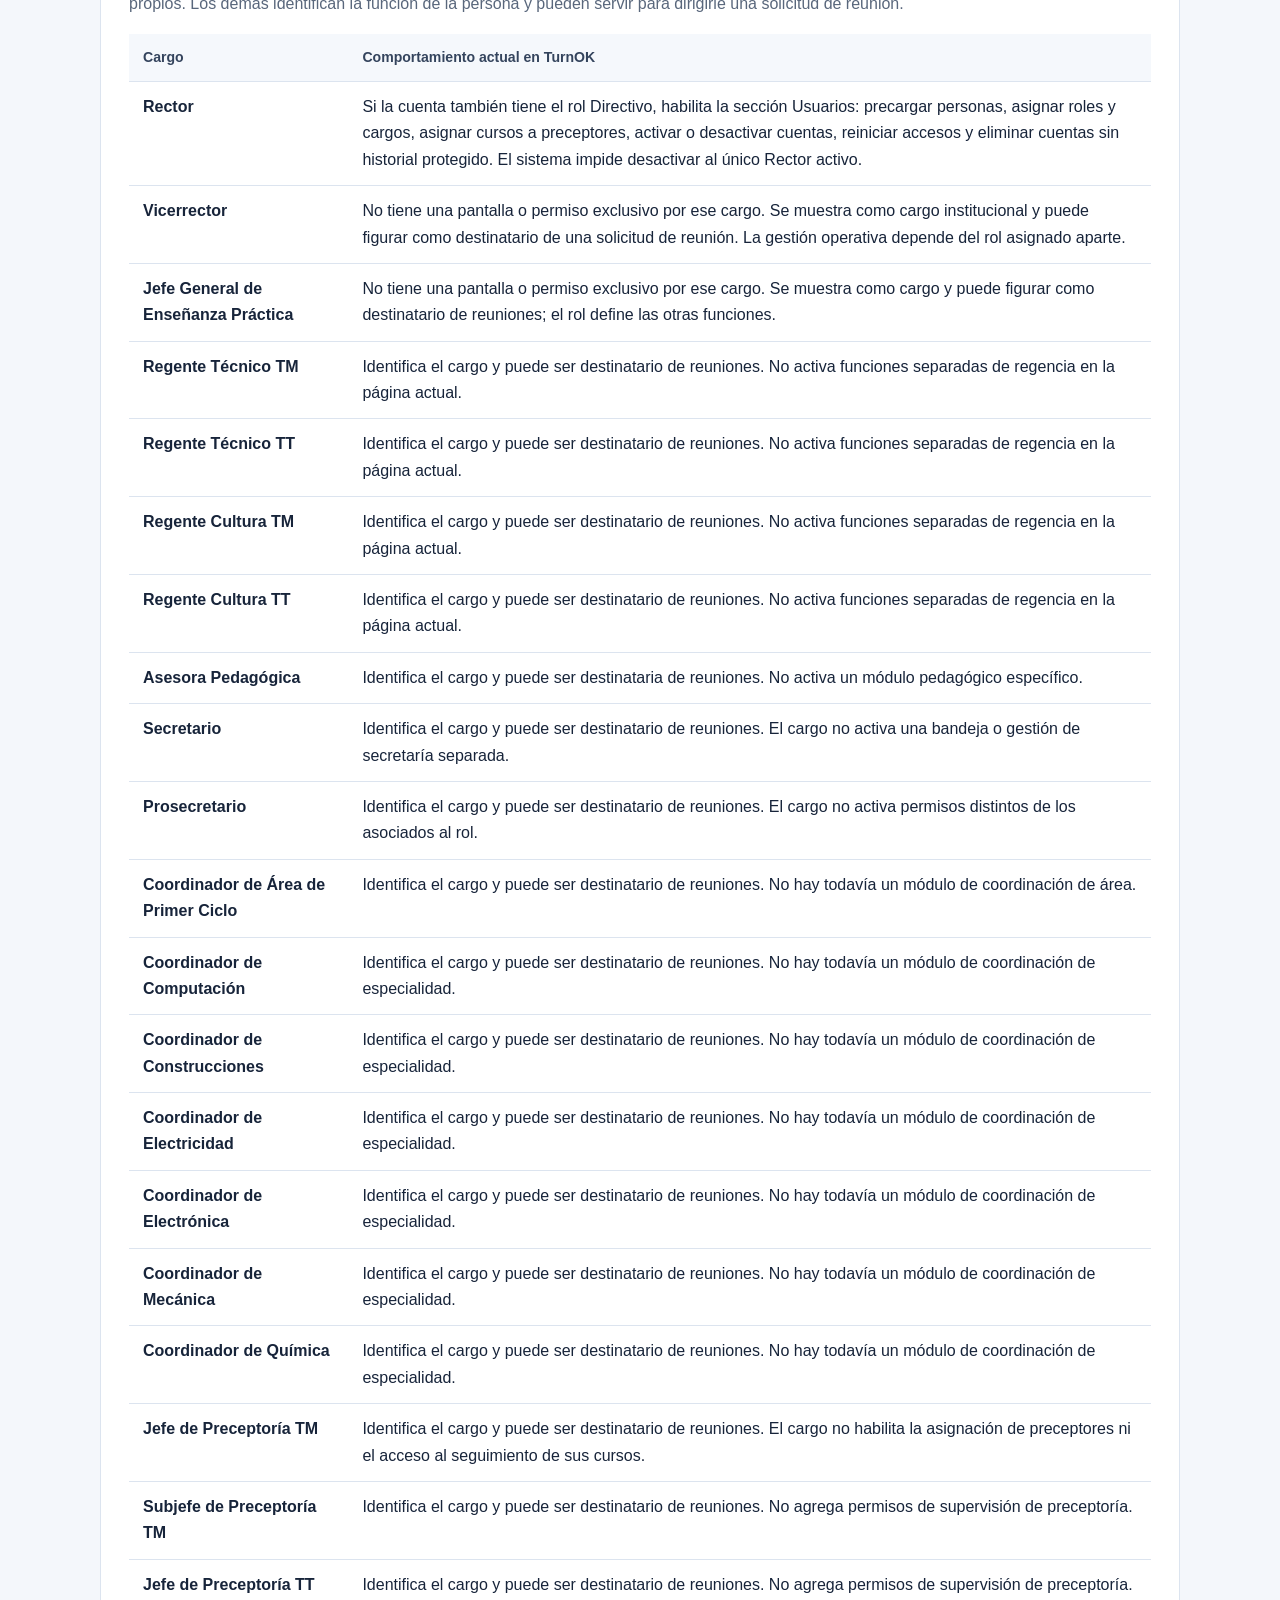
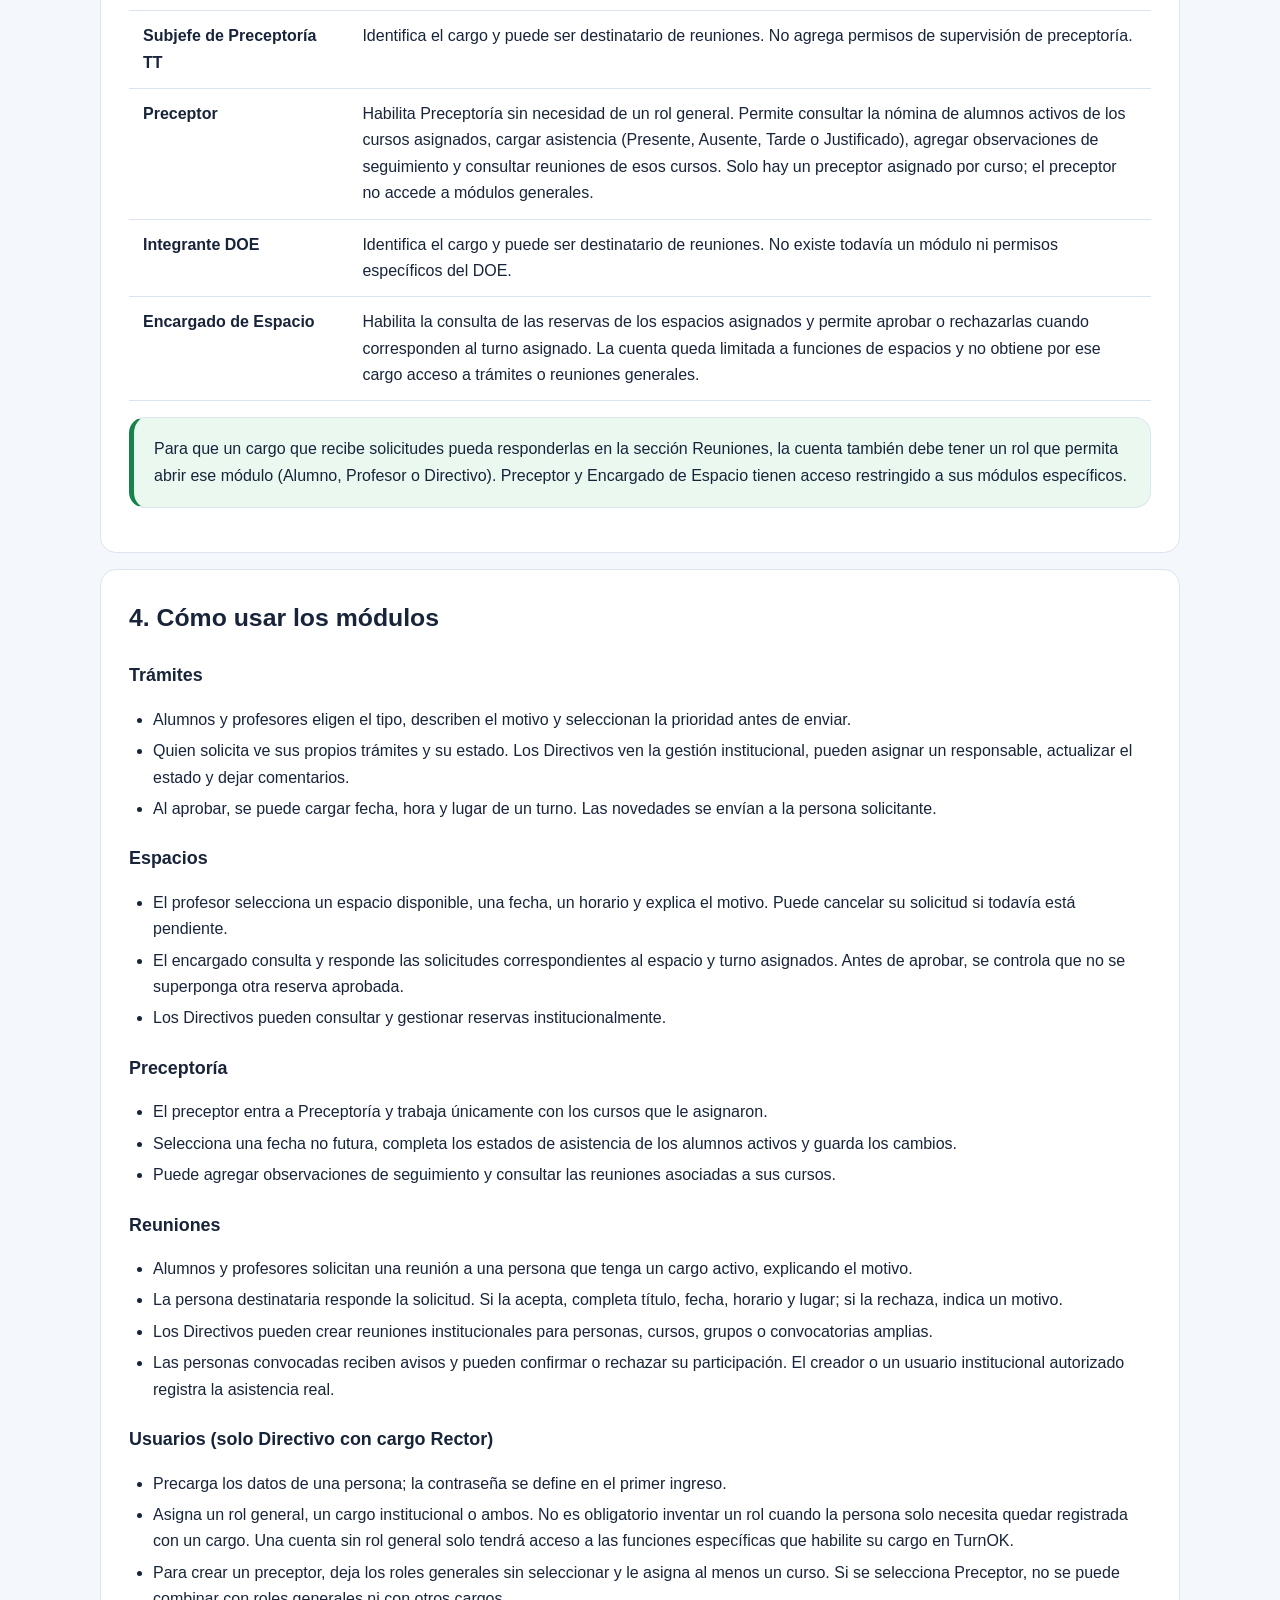
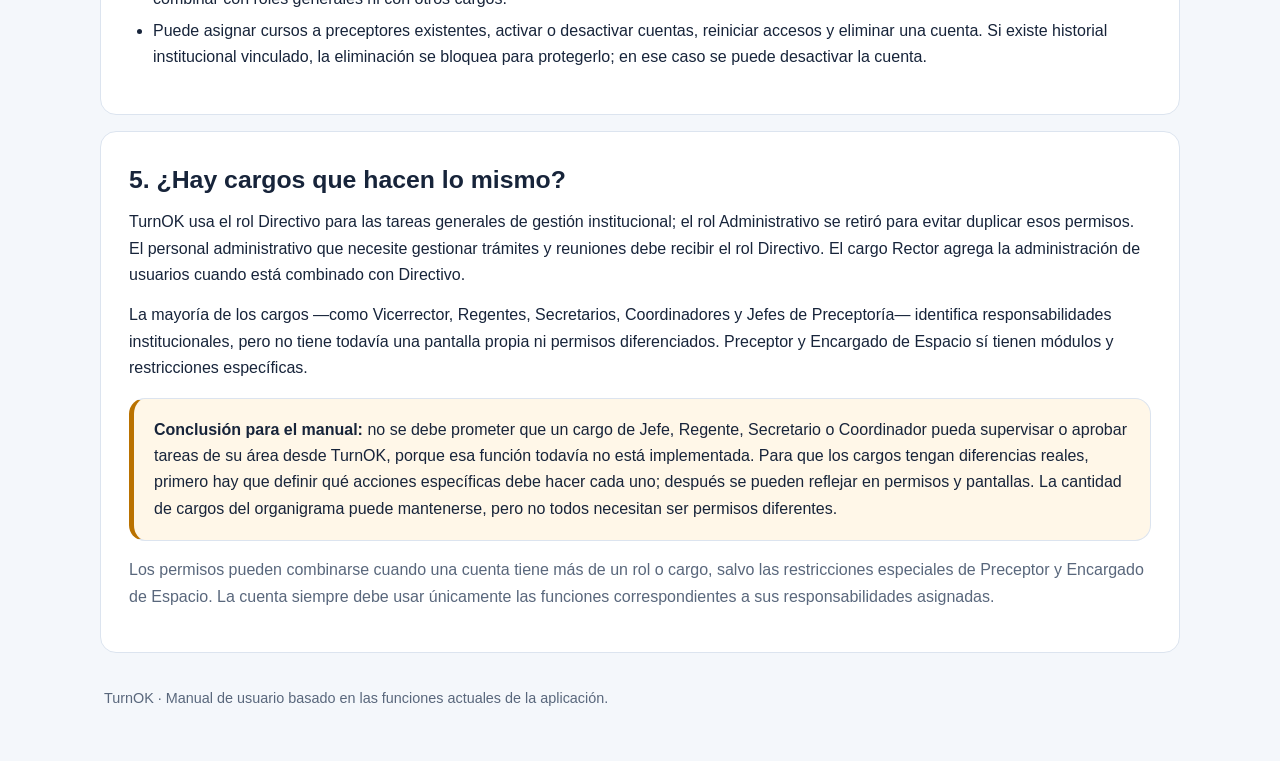
<file: MANUAL_USUARIO.html>
<!doctype html>
<html lang="es">
<head>
    <meta charset="utf-8">
    <meta name="viewport" content="width=device-width, initial-scale=1">
    <meta name="theme-color" content="#f4f7fb">
    <title>Manual de usuario · TurnOK</title>
    <style>
        :root {
            color-scheme: light;
            --ink: #17243a;
            --muted: #59677c;
            --line: #dce4ef;
            --blue: #175cd3;
            --pale-blue: #edf4ff;
            --pale-amber: #fff7e8;
            --pale-green: #eaf8f0;
            --page: #f4f7fb;
        }
        * { box-sizing: border-box; }
        body { margin: 0; background: var(--page); color: var(--ink); font: 16px/1.65 "Segoe UI", Arial, sans-serif; }
        .page { width: min(1080px, calc(100% - 32px)); margin: 32px auto; }
        .hero, section, .callout { background: #fff; border: 1px solid var(--line); border-radius: 16px; }
        .hero { padding: 38px; background: linear-gradient(135deg, #10213c, #174b87); color: #fff; }
        .eyebrow { margin: 0 0 8px; color: #c8dcff; font-size: .82rem; font-weight: 700; letter-spacing: .1em; text-transform: uppercase; }
        h1 { margin: 0; font-size: clamp(2rem, 5vw, 3rem); line-height: 1.15; }
        .hero > p:last-child { max-width: 760px; margin-bottom: 0; color: #e4edfa; }
        nav { display: flex; flex-wrap: wrap; gap: 8px; margin: 16px 0; }
        nav a, nav button { border: 1px solid var(--line); border-radius: 999px; background: #fff; color: var(--ink); padding: 8px 14px; font: inherit; text-decoration: none; cursor: pointer; }
        nav a:hover, nav button:hover { color: var(--blue); border-color: var(--blue); }
        section { margin: 16px 0; padding: 28px; }
        h2 { margin: 0 0 8px; font-size: 1.55rem; }
        h3 { margin: 22px 0 8px; font-size: 1.12rem; }
        p { margin: 8px 0 14px; }
        .intro, .muted { color: var(--muted); }
        .callout { margin: 16px 0; padding: 18px 20px; border-left: 5px solid var(--blue); background: var(--pale-blue); }
        .callout.amber { border-left-color: #ba7200; background: var(--pale-amber); }
        .callout.green { border-left-color: #16834a; background: var(--pale-green); }
        .table-wrap { overflow-x: auto; margin: 16px 0; }
        table { width: 100%; border-collapse: collapse; }
        th, td { padding: 12px 14px; border-bottom: 1px solid var(--line); text-align: left; vertical-align: top; }
        th { background: #f5f8fc; color: #34445d; font-size: .88rem; }
        td:first-child { min-width: 185px; font-weight: 700; }
        ul, ol { padding-left: 24px; }
        li { margin: 5px 0; }
        .tag { display: inline-block; margin: 2px 4px 2px 0; padding: 2px 9px; border-radius: 999px; background: #edf4ff; color: #174b87; font-size: .86rem; font-weight: 650; }
        footer { padding: 18px 4px; color: var(--muted); font-size: .9rem; }
        @media (max-width: 640px) {
            .page { width: min(100% - 20px, 1080px); margin: 10px auto; }
            .hero, section { padding: 22px 18px; border-radius: 12px; }
            th, td { padding: 10px; }
        }
        @media print {
            body { background: #fff; font-size: 11pt; }
            .page { width: 100%; margin: 0; }
            .hero, section, .callout { break-inside: avoid; box-shadow: none; }
            nav { display: none; }
            a { color: inherit; }
        }
    </style>
</head>
<body>
<main class="page">
    <header class="hero">
        <p class="eyebrow">Escuela Técnica Otto Krause · TurnOK</p>
        <h1>Manual de usuario</h1>
        <p>Qué puede hacer cada perfil, para qué sirven los cargos institucionales y cómo usar los módulos disponibles en la página.</p>
    </header>

    <nav aria-label="Índice del manual">
        <a href="#primeros-pasos">Primeros pasos</a>
        <a href="#roles">Roles</a>
        <a href="#cargos">Cargos</a>
        <a href="#modulos">Módulos</a>
        <a href="#diferencias">Roles y cargos</a>
        <button type="button" onclick="window.print()">Imprimir / Guardar PDF</button>
    </nav>

    <section id="primeros-pasos">
        <h2>1. Ingreso y navegación</h2>
        <ol>
            <li>La institución crea la cuenta y asigna los roles, cargos y, cuando corresponda, cursos o espacios.</li>
            <li>En el primer ingreso, la persona usa su DNI y crea una contraseña. En los siguientes ingresos, usa el DNI y esa contraseña.</li>
            <li>El menú lateral muestra las secciones habilitadas para la cuenta. El panel principal resume pendientes y ofrece accesos rápidos.</li>
            <li>Desde <strong>Mi perfil</strong> se pueden consultar los datos, roles y cargos y, según los campos habilitados, actualizar el teléfono o la contraseña. <strong>Notificaciones</strong> reúne los avisos recibidos.</li>
        </ol>
        <div class="callout">
            Una cuenta inactiva no puede iniciar sesión. Si no aparece una sección esperada, puede faltar el rol o cargo requerido, o una asignación de curso o espacio.
        </div>
    </section>

    <section id="roles">
        <h2>2. Qué hace cada rol</h2>
        <p class="intro">El rol representa el tipo general de usuario. Define las operaciones generales que puede realizar la cuenta.</p>
        <div class="table-wrap">
            <table>
                <thead><tr><th>Rol</th><th>Funciones disponibles</th><th>Qué no habilita por sí solo</th></tr></thead>
                <tbody>
                    <tr>
                        <td>Alumno</td>
                        <td>Solicitar y seguir sus trámites; pedir reuniones a personas con cargo; consultar reuniones que le correspondan; responder convocatorias individuales; ver notificaciones y administrar su perfil.</td>
                        <td>No gestiona trámites de otras personas, no crea reuniones institucionales y no solicita reservas de espacios.</td>
                    </tr>
                    <tr>
                        <td>Profesor</td>
                        <td>Las funciones de solicitud y seguimiento de trámites y reuniones; solicitar espacios disponibles para una actividad; consultar sus reservas y cancelar las propias mientras estén pendientes; responder convocatorias y consultar notificaciones y perfil.</td>
                        <td>No aprueba reservas de otros profesores por ser profesor. Para responder reservas de un espacio hace falta el cargo y la asignación de encargado correspondientes, o permiso de gestión institucional.</td>
                    </tr>
                    <tr>
                        <td>Directivo</td>
                        <td>Gestionar trámites institucionales, asignar responsables, actualizar estados y comentarios, asignar turnos, crear reuniones institucionales y consultar reuniones y espacios desde la vista institucional.</td>
                        <td>Para administrar usuarios, asignar roles y cargos y gestionar las cuentas necesita también el cargo activo de Rector.</td>
                    </tr>
                </tbody>
            </table>
        </div>
        <div class="callout amber">
            <strong>Importante:</strong> TurnOK usa un solo rol general para la gestión institucional: Directivo. El cargo Rector añade la administración de usuarios; el resto de los cargos no sustituye un rol general.
        </div>
    </section>

    <section id="cargos">
        <h2>3. Qué hace cada cargo institucional</h2>
        <p class="intro">El cargo describe una responsabilidad dentro de la escuela; no equivale automáticamente a un rol. En TurnOK hay pocos cargos con permisos propios. Los demás identifican la función de la persona y pueden servir para dirigirle una solicitud de reunión.</p>
        <div class="table-wrap">
            <table>
                <thead><tr><th>Cargo</th><th>Comportamiento actual en TurnOK</th></tr></thead>
                <tbody>
                    <tr><td>Rector</td><td>Si la cuenta también tiene el rol Directivo, habilita la sección Usuarios: precargar personas, asignar roles y cargos, asignar cursos a preceptores, activar o desactivar cuentas, reiniciar accesos y eliminar cuentas sin historial protegido. El sistema impide desactivar al único Rector activo.</td></tr>
                    <tr><td>Vicerrector</td><td>No tiene una pantalla o permiso exclusivo por ese cargo. Se muestra como cargo institucional y puede figurar como destinatario de una solicitud de reunión. La gestión operativa depende del rol asignado aparte.</td></tr>
                    <tr><td>Jefe General de Enseñanza Práctica</td><td>No tiene una pantalla o permiso exclusivo por ese cargo. Se muestra como cargo y puede figurar como destinatario de reuniones; el rol define las otras funciones.</td></tr>
                    <tr><td>Regente Técnico TM</td><td>Identifica el cargo y puede ser destinatario de reuniones. No activa funciones separadas de regencia en la página actual.</td></tr>
                    <tr><td>Regente Técnico TT</td><td>Identifica el cargo y puede ser destinatario de reuniones. No activa funciones separadas de regencia en la página actual.</td></tr>
                    <tr><td>Regente Cultura TM</td><td>Identifica el cargo y puede ser destinatario de reuniones. No activa funciones separadas de regencia en la página actual.</td></tr>
                    <tr><td>Regente Cultura TT</td><td>Identifica el cargo y puede ser destinatario de reuniones. No activa funciones separadas de regencia en la página actual.</td></tr>
                    <tr><td>Asesora Pedagógica</td><td>Identifica el cargo y puede ser destinataria de reuniones. No activa un módulo pedagógico específico.</td></tr>
                    <tr><td>Secretario</td><td>Identifica el cargo y puede ser destinatario de reuniones. El cargo no activa una bandeja o gestión de secretaría separada.</td></tr>
                    <tr><td>Prosecretario</td><td>Identifica el cargo y puede ser destinatario de reuniones. El cargo no activa permisos distintos de los asociados al rol.</td></tr>
                    <tr><td>Coordinador de Área de Primer Ciclo</td><td>Identifica el cargo y puede ser destinatario de reuniones. No hay todavía un módulo de coordinación de área.</td></tr>
                    <tr><td>Coordinador de Computación</td><td>Identifica el cargo y puede ser destinatario de reuniones. No hay todavía un módulo de coordinación de especialidad.</td></tr>
                    <tr><td>Coordinador de Construcciones</td><td>Identifica el cargo y puede ser destinatario de reuniones. No hay todavía un módulo de coordinación de especialidad.</td></tr>
                    <tr><td>Coordinador de Electricidad</td><td>Identifica el cargo y puede ser destinatario de reuniones. No hay todavía un módulo de coordinación de especialidad.</td></tr>
                    <tr><td>Coordinador de Electrónica</td><td>Identifica el cargo y puede ser destinatario de reuniones. No hay todavía un módulo de coordinación de especialidad.</td></tr>
                    <tr><td>Coordinador de Mecánica</td><td>Identifica el cargo y puede ser destinatario de reuniones. No hay todavía un módulo de coordinación de especialidad.</td></tr>
                    <tr><td>Coordinador de Química</td><td>Identifica el cargo y puede ser destinatario de reuniones. No hay todavía un módulo de coordinación de especialidad.</td></tr>
                    <tr><td>Jefe de Preceptoría TM</td><td>Identifica el cargo y puede ser destinatario de reuniones. El cargo no habilita la asignación de preceptores ni el acceso al seguimiento de sus cursos.</td></tr>
                    <tr><td>Subjefe de Preceptoría TM</td><td>Identifica el cargo y puede ser destinatario de reuniones. No agrega permisos de supervisión de preceptoría.</td></tr>
                    <tr><td>Jefe de Preceptoría TT</td><td>Identifica el cargo y puede ser destinatario de reuniones. No agrega permisos de supervisión de preceptoría.</td></tr>
                    <tr><td>Subjefe de Preceptoría TT</td><td>Identifica el cargo y puede ser destinatario de reuniones. No agrega permisos de supervisión de preceptoría.</td></tr>
                    <tr><td>Preceptor</td><td>Habilita Preceptoría sin necesidad de un rol general. Permite consultar la nómina de alumnos activos de los cursos asignados, cargar asistencia (Presente, Ausente, Tarde o Justificado), agregar observaciones de seguimiento y consultar reuniones de esos cursos. Solo hay un preceptor asignado por curso; el preceptor no accede a módulos generales.</td></tr>
                    <tr><td>Integrante DOE</td><td>Identifica el cargo y puede ser destinatario de reuniones. No existe todavía un módulo ni permisos específicos del DOE.</td></tr>
                    <tr><td>Encargado de Espacio</td><td>Habilita la consulta de las reservas de los espacios asignados y permite aprobar o rechazarlas cuando corresponden al turno asignado. La cuenta queda limitada a funciones de espacios y no obtiene por ese cargo acceso a trámites o reuniones generales.</td></tr>
                </tbody>
            </table>
        </div>
        <div class="callout green">
            Para que un cargo que recibe solicitudes pueda responderlas en la sección Reuniones, la cuenta también debe tener un rol que permita abrir ese módulo (Alumno, Profesor o Directivo). Preceptor y Encargado de Espacio tienen acceso restringido a sus módulos específicos.
        </div>
    </section>

    <section id="modulos">
        <h2>4. Cómo usar los módulos</h2>
        <h3>Trámites</h3>
        <ul>
            <li>Alumnos y profesores eligen el tipo, describen el motivo y seleccionan la prioridad antes de enviar.</li>
            <li>Quien solicita ve sus propios trámites y su estado. Los Directivos ven la gestión institucional, pueden asignar un responsable, actualizar el estado y dejar comentarios.</li>
            <li>Al aprobar, se puede cargar fecha, hora y lugar de un turno. Las novedades se envían a la persona solicitante.</li>
        </ul>

        <h3>Espacios</h3>
        <ul>
            <li>El profesor selecciona un espacio disponible, una fecha, un horario y explica el motivo. Puede cancelar su solicitud si todavía está pendiente.</li>
            <li>El encargado consulta y responde las solicitudes correspondientes al espacio y turno asignados. Antes de aprobar, se controla que no se superponga otra reserva aprobada.</li>
            <li>Los Directivos pueden consultar y gestionar reservas institucionalmente.</li>
        </ul>

        <h3>Preceptoría</h3>
        <ul>
            <li>El preceptor entra a Preceptoría y trabaja únicamente con los cursos que le asignaron.</li>
            <li>Selecciona una fecha no futura, completa los estados de asistencia de los alumnos activos y guarda los cambios.</li>
            <li>Puede agregar observaciones de seguimiento y consultar las reuniones asociadas a sus cursos.</li>
        </ul>

        <h3>Reuniones</h3>
        <ul>
            <li>Alumnos y profesores solicitan una reunión a una persona que tenga un cargo activo, explicando el motivo.</li>
            <li>La persona destinataria responde la solicitud. Si la acepta, completa título, fecha, horario y lugar; si la rechaza, indica un motivo.</li>
            <li>Los Directivos pueden crear reuniones institucionales para personas, cursos, grupos o convocatorias amplias.</li>
            <li>Las personas convocadas reciben avisos y pueden confirmar o rechazar su participación. El creador o un usuario institucional autorizado registra la asistencia real.</li>
        </ul>

        <h3>Usuarios (solo Directivo con cargo Rector)</h3>
        <ul>
            <li>Precarga los datos de una persona; la contraseña se define en el primer ingreso.</li>
            <li>Asigna un rol general, un cargo institucional o ambos. No es obligatorio inventar un rol cuando la persona solo necesita quedar registrada con un cargo. Una cuenta sin rol general solo tendrá acceso a las funciones específicas que habilite su cargo en TurnOK.</li>
            <li>Para crear un preceptor, deja los roles generales sin seleccionar y le asigna al menos un curso. Si se selecciona Preceptor, no se puede combinar con roles generales ni con otros cargos.</li>
            <li>Puede asignar cursos a preceptores existentes, activar o desactivar cuentas, reiniciar accesos y eliminar una cuenta. Si existe historial institucional vinculado, la eliminación se bloquea para protegerlo; en ese caso se puede desactivar la cuenta.</li>
        </ul>
    </section>

    <section id="diferencias">
        <h2>5. ¿Hay cargos que hacen lo mismo?</h2>
        <p>TurnOK usa el rol Directivo para las tareas generales de gestión institucional; el rol Administrativo se retiró para evitar duplicar esos permisos. El personal administrativo que necesite gestionar trámites y reuniones debe recibir el rol Directivo. El cargo Rector agrega la administración de usuarios cuando está combinado con Directivo.</p>
        <p>La mayoría de los cargos —como Vicerrector, Regentes, Secretarios, Coordinadores y Jefes de Preceptoría— identifica responsabilidades institucionales, pero no tiene todavía una pantalla propia ni permisos diferenciados. Preceptor y Encargado de Espacio sí tienen módulos y restricciones específicas.</p>
        <div class="callout amber">
            <strong>Conclusión para el manual:</strong> no se debe prometer que un cargo de Jefe, Regente, Secretario o Coordinador pueda supervisar o aprobar tareas de su área desde TurnOK, porque esa función todavía no está implementada. Para que los cargos tengan diferencias reales, primero hay que definir qué acciones específicas debe hacer cada uno; después se pueden reflejar en permisos y pantallas. La cantidad de cargos del organigrama puede mantenerse, pero no todos necesitan ser permisos diferentes.
        </div>
        <p class="muted">Los permisos pueden combinarse cuando una cuenta tiene más de un rol o cargo, salvo las restricciones especiales de Preceptor y Encargado de Espacio. La cuenta siempre debe usar únicamente las funciones correspondientes a sus responsabilidades asignadas.</p>
    </section>

    <footer>TurnOK · Manual de usuario basado en las funciones actuales de la aplicación.</footer>
</main>
</body>
</html>
</file>
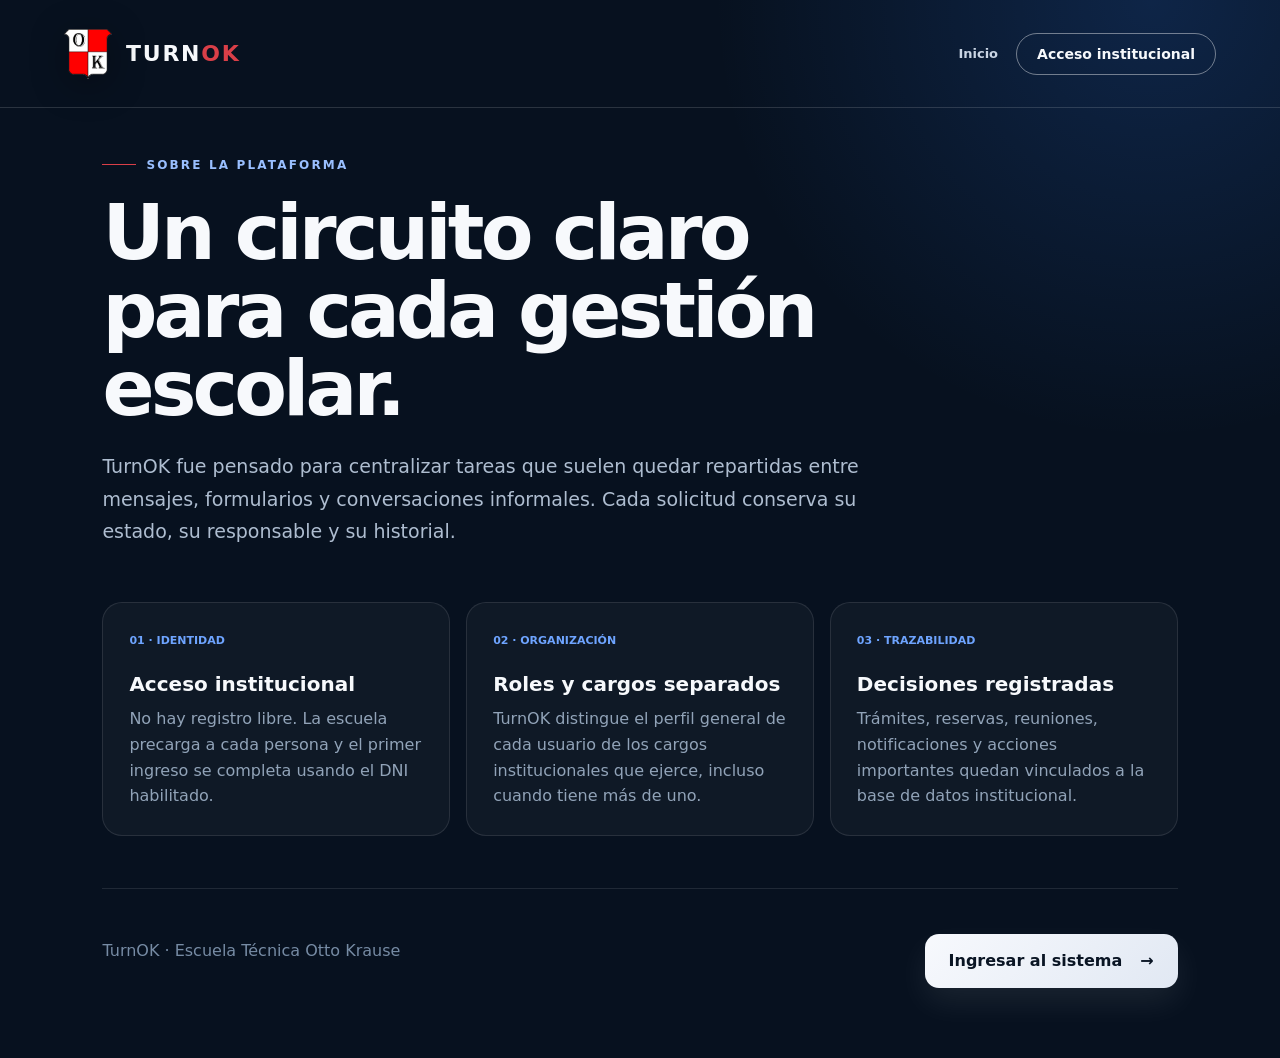
<file: sobre-nosotros.html>
<!doctype html>
<html lang="es">
<head>
    <meta charset="utf-8">
    <meta name="viewport" content="width=device-width, initial-scale=1">
    <meta name="theme-color" content="#07111f">
    <title>Sobre TurnOK · Escuela Técnica Otto Krause</title>
    <link rel="icon" type="image/png" href="assets/img/logo.png">
    <link rel="stylesheet" href="assets/css/landing.css">
    <style>
        body{overflow:auto}.about-page{min-height:100vh;background:radial-gradient(circle at 90% 0,rgba(47,128,255,.18),transparent 28%),#07111f;padding:150px clamp(22px,8vw,120px) 70px}.about-page .landing-nav{position:absolute}.about-wrap{max-width:1120px;margin:auto}.about-hero{max-width:800px}.about-hero h1{font-size:clamp(46px,6vw,82px);line-height:1.02;letter-spacing:-.05em;margin:22px 0}.about-hero p{font-size:19px;line-height:1.7;color:#aebdd0}.about-grid{display:grid;grid-template-columns:repeat(3,1fr);gap:16px;margin-top:55px}.about-card{padding:26px;border:1px solid rgba(255,255,255,.1);border-radius:20px;background:rgba(255,255,255,.035)}.about-card span{color:#6ea4ff;font-weight:800;font-size:11px}.about-card h2{font-size:20px;margin:24px 0 10px}.about-card p{color:#91a3b8;line-height:1.6;margin:0}.about-footer{margin-top:52px;padding-top:25px;border-top:1px solid rgba(255,255,255,.1);display:flex;justify-content:space-between;gap:20px;align-items:center;color:#768ba4}@media(max-width:800px){.about-grid{grid-template-columns:1fr}.about-footer{align-items:flex-start;flex-direction:column}}
    </style>
</head>
<body>
<main class="about-page">
    <header class="landing-nav">
        <a class="landing-brand" href="index.html"><img src="assets/img/logo.png" alt="Escudo Otto Krause"><span>TURN<strong>OK</strong></span></a>
        <div class="nav-group"><a class="nav-about" href="index.html">Inicio</a><a class="nav-access" href="login.php">Acceso institucional</a></div>
    </header>
    <div class="about-wrap">
        <section class="about-hero"><span class="section-tag">SOBRE LA PLATAFORMA</span><h1>Un circuito claro para cada gestión escolar.</h1><p>TurnOK fue pensado para centralizar tareas que suelen quedar repartidas entre mensajes, formularios y conversaciones informales. Cada solicitud conserva su estado, su responsable y su historial.</p></section>
        <section class="about-grid">
            <article class="about-card"><span>01 · IDENTIDAD</span><h2>Acceso institucional</h2><p>No hay registro libre. La escuela precarga a cada persona y el primer ingreso se completa usando el DNI habilitado.</p></article>
            <article class="about-card"><span>02 · ORGANIZACIÓN</span><h2>Roles y cargos separados</h2><p>TurnOK distingue el perfil general de cada usuario de los cargos institucionales que ejerce, incluso cuando tiene más de uno.</p></article>
            <article class="about-card"><span>03 · TRAZABILIDAD</span><h2>Decisiones registradas</h2><p>Trámites, reservas, reuniones, notificaciones y acciones importantes quedan vinculados a la base de datos institucional.</p></article>
        </section>
        <footer class="about-footer"><span>TurnOK · Escuela Técnica Otto Krause</span><a class="primary-cta link-cta" href="login.php">Ingresar al sistema <span>→</span></a></footer>
    </div>
</main>
</body>
</html>
</file>
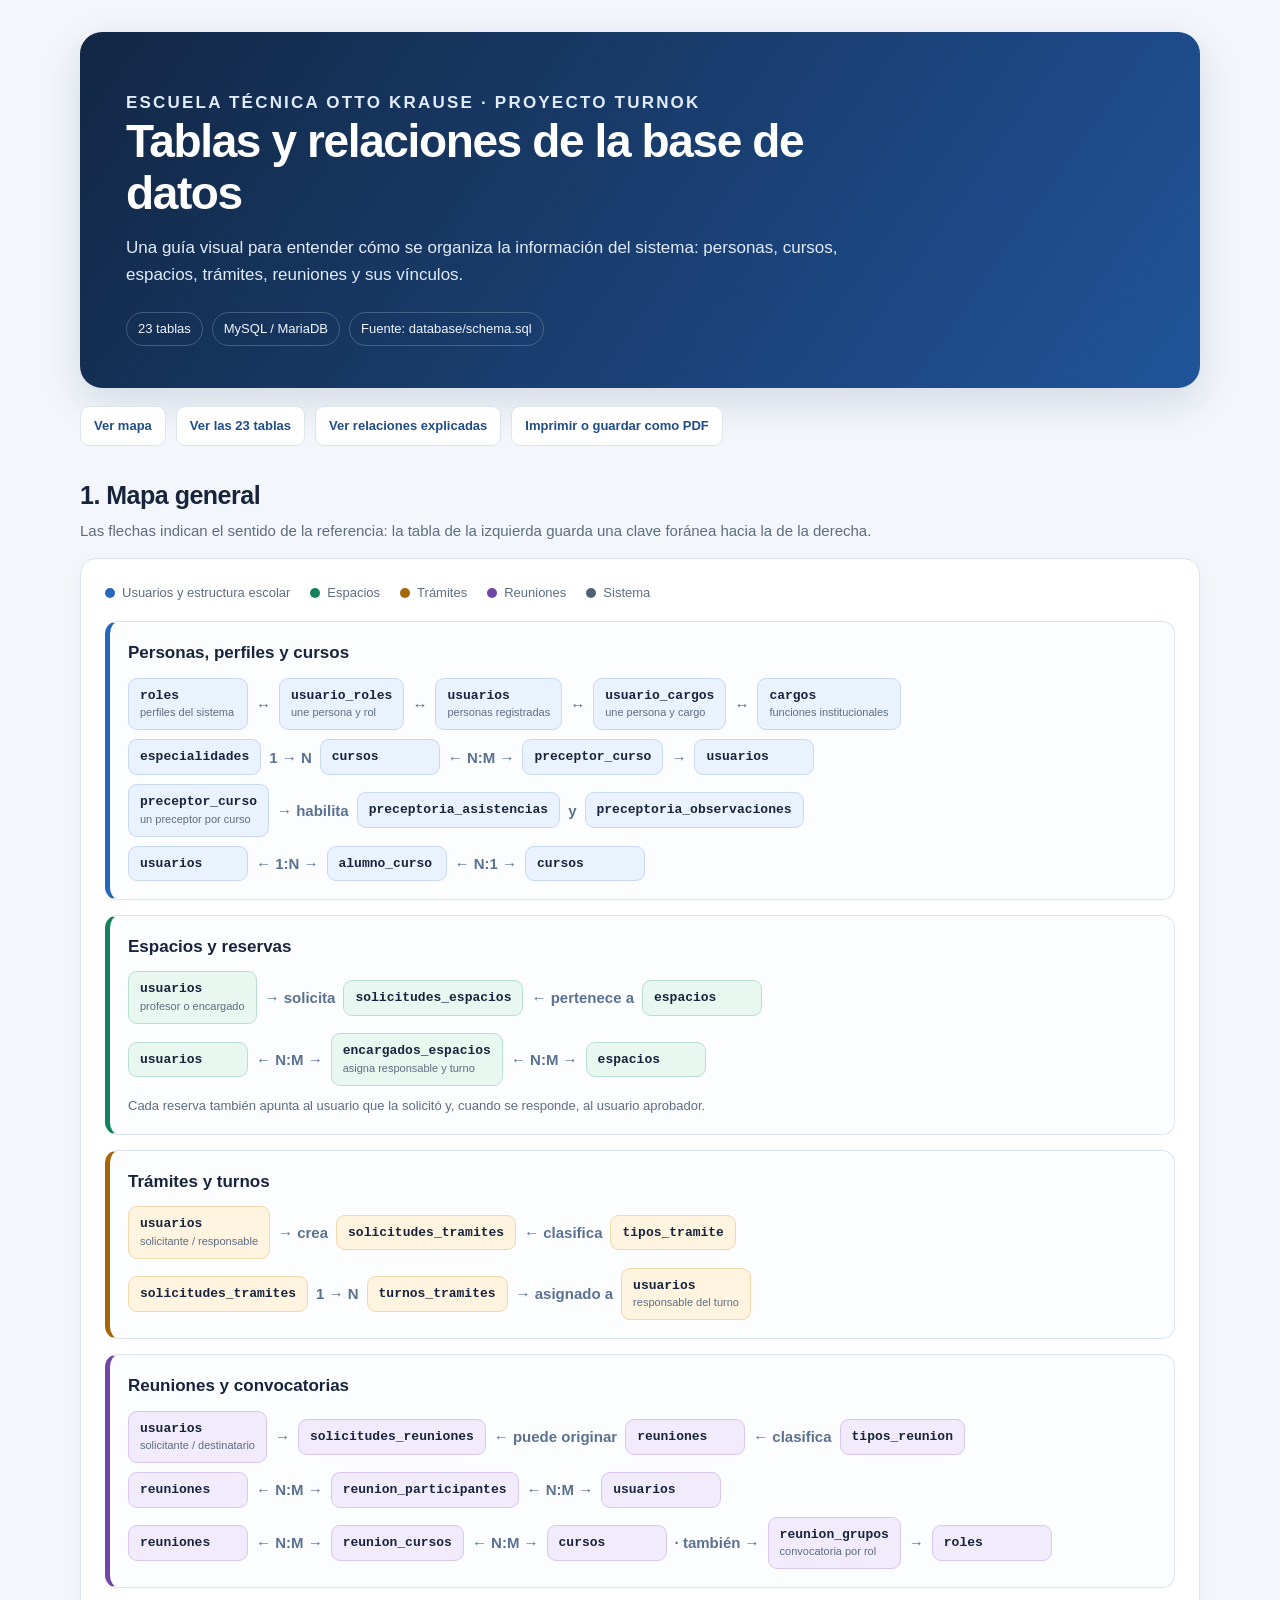
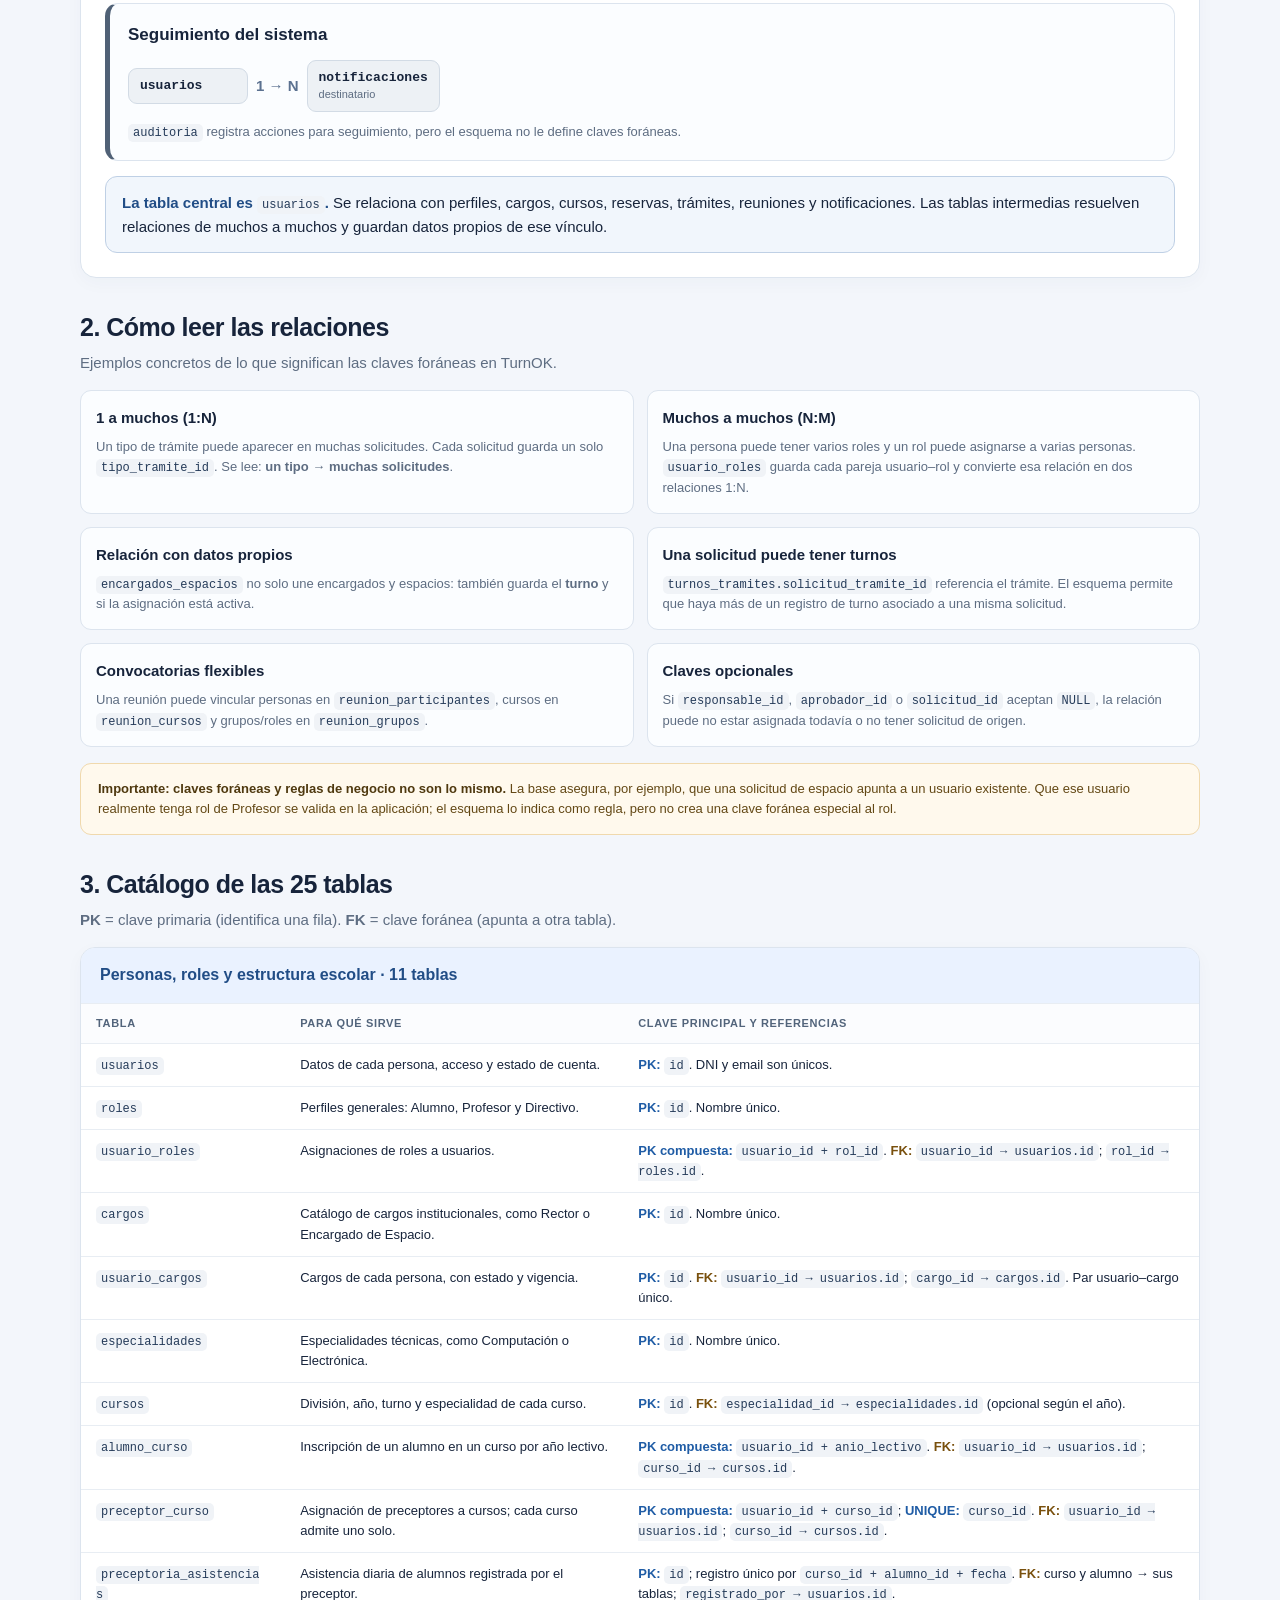
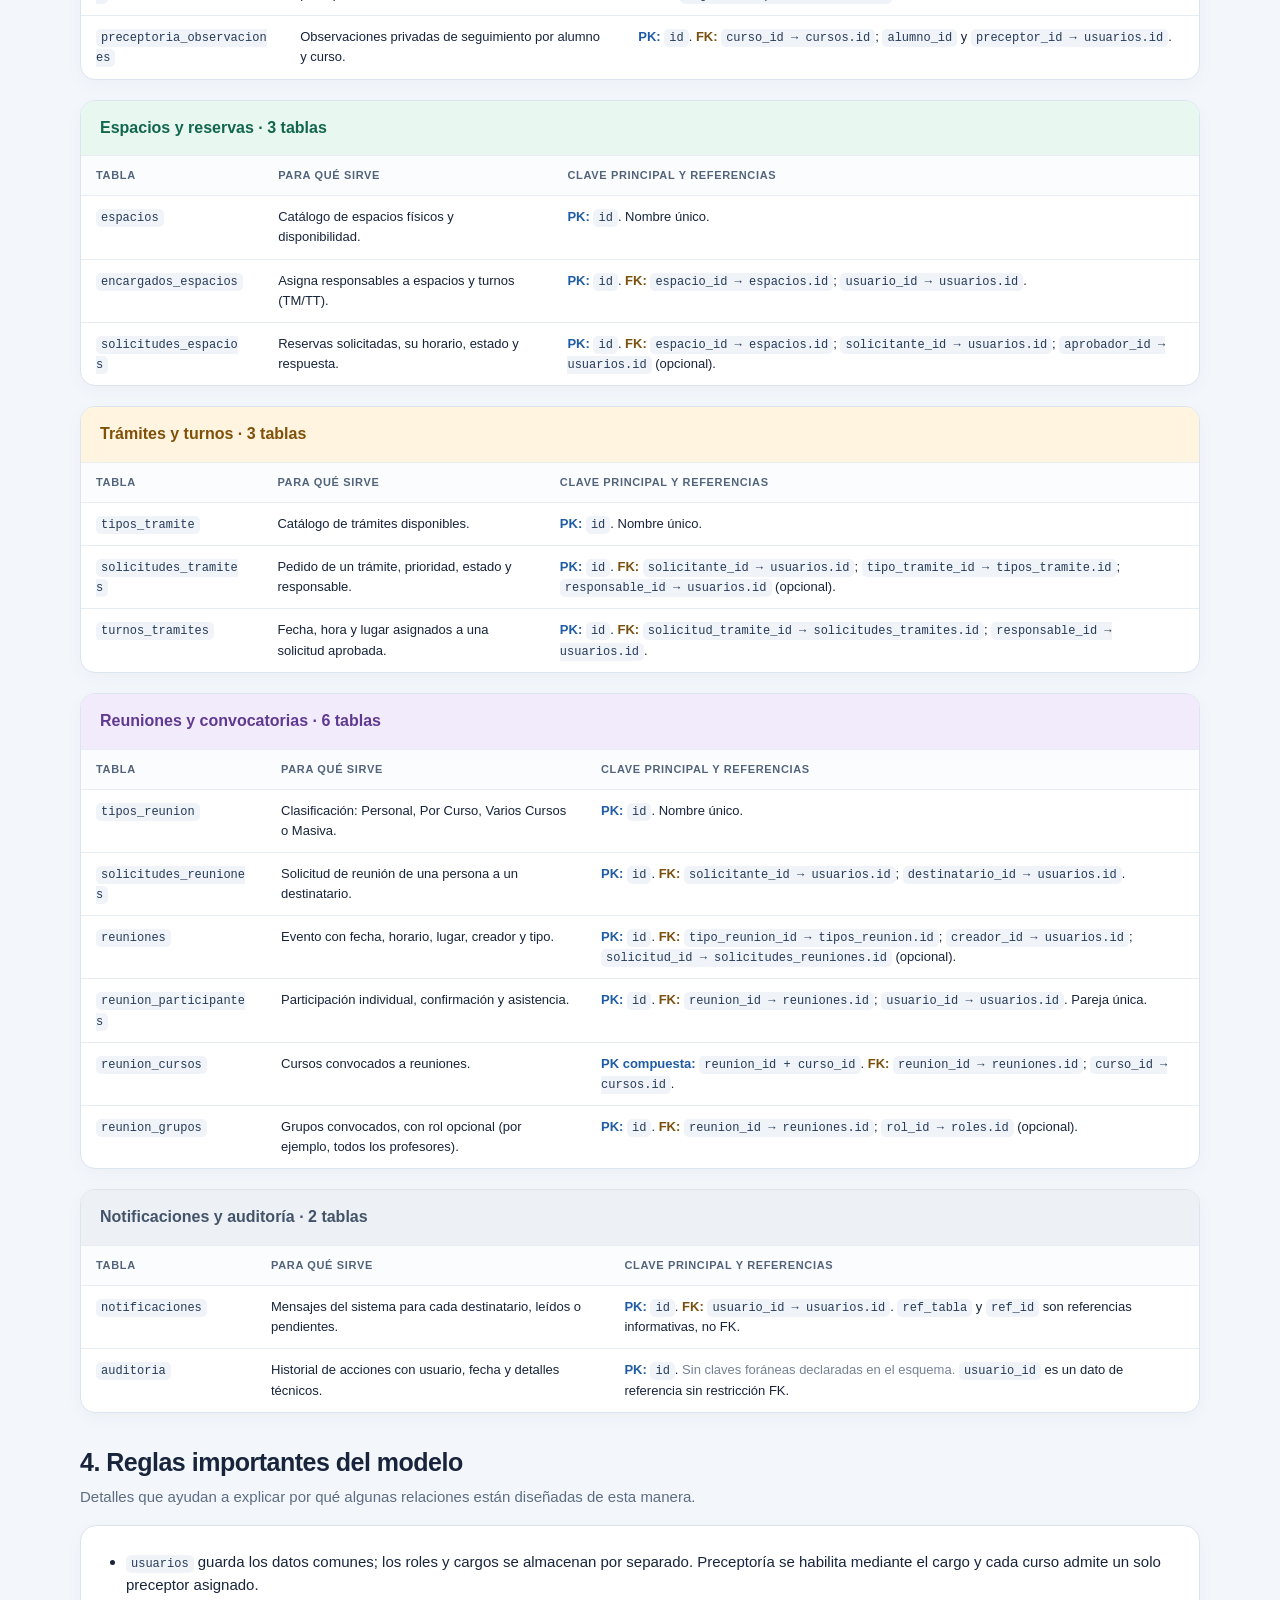
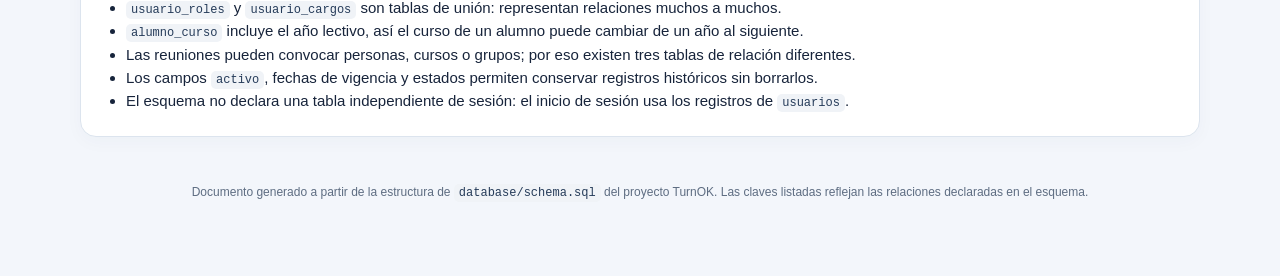
<file: database/diagrama_base_de_datos.html>
<!doctype html>
<html lang="es">
<head>
    <meta charset="utf-8">
    <meta name="viewport" content="width=device-width, initial-scale=1">
    <title>TurnOK | Tablas y relaciones de la base de datos</title>
    <style>
        :root {
            color-scheme: light;
            --ink: #17243b;
            --muted: #5e6d82;
            --line: #dce4ee;
            --paper: #ffffff;
            --canvas: #f3f6fb;
            --blue: #2865bd;
            --blue-pale: #eaf2ff;
            --green: #15815f;
            --green-pale: #e8f7f0;
            --amber: #a5660a;
            --amber-pale: #fff4df;
            --violet: #7246a8;
            --violet-pale: #f2ebfc;
            --slate: #506176;
            --slate-pale: #edf1f5;
        }

        * { box-sizing: border-box; }
        html { scroll-behavior: smooth; }
        body {
            margin: 0;
            background: var(--canvas);
            color: var(--ink);
            font: 15px/1.55 "Segoe UI", Arial, sans-serif;
        }
        .page { width: min(1120px, calc(100% - 36px)); margin: 32px auto 56px; }
        .hero {
            padding: 42px 46px;
            border-radius: 22px;
            background: linear-gradient(125deg, #122744, #20549a);
            color: #fff;
            box-shadow: 0 14px 40px #18395b24;
        }
        .eyebrow { margin: 0 0 8px; color: #c4dcff; font-size: 12px; font-weight: 800; letter-spacing: .13em; text-transform: uppercase; }
        h1 { max-width: 780px; margin: 0; font-size: clamp(30px, 5vw, 46px); line-height: 1.12; letter-spacing: -.03em; }
        .hero p { max-width: 780px; margin: 16px 0 0; color: #e1ecfa; font-size: 17px; }
        .hero-meta { display: flex; flex-wrap: wrap; gap: 9px; margin-top: 24px; }
        .hero-meta span { padding: 6px 11px; border: 1px solid #ffffff35; border-radius: 99px; color: #eff6ff; font-size: 13px; }
        .toolbar { display: flex; flex-wrap: wrap; gap: 10px; margin: 18px 0 28px; }
        .toolbar a, .toolbar button {
            display: inline-block;
            padding: 9px 13px;
            border: 1px solid var(--line);
            border-radius: 9px;
            background: var(--paper);
            color: #214d86;
            font: inherit;
            font-size: 13px;
            font-weight: 700;
            text-decoration: none;
            cursor: pointer;
        }
        .toolbar a:hover, .toolbar button:hover { background: #edf4ff; }
        section { margin-top: 30px; }
        .section-heading { margin-bottom: 16px; }
        .section-heading h2 { margin: 0; font-size: 25px; letter-spacing: -.02em; }
        .section-heading p { margin: 4px 0 0; color: var(--muted); }
        .panel {
            padding: 24px;
            border: 1px solid var(--line);
            border-radius: 16px;
            background: var(--paper);
            box-shadow: 0 5px 18px #18395b08;
        }
        .modules { display: grid; gap: 15px; }
        .module {
            padding: 18px;
            border: 1px solid var(--line);
            border-left: 5px solid var(--blue);
            border-radius: 13px;
            background: #fbfdff;
        }
        .module.green { border-left-color: var(--green); }
        .module.amber { border-left-color: var(--amber); }
        .module.violet { border-left-color: var(--violet); }
        .module.slate { border-left-color: var(--slate); }
        .module h3 { margin: 0 0 11px; font-size: 17px; }
        .flow { display: flex; flex-wrap: wrap; align-items: center; gap: 8px; }
        .node {
            display: inline-flex;
            flex-direction: column;
            min-width: 120px;
            padding: 8px 11px;
            border: 1px solid #c8d9f2;
            border-radius: 9px;
            background: var(--blue-pale);
        }
        .green .node { border-color: #b8dfd0; background: var(--green-pale); }
        .amber .node { border-color: #f0d9ad; background: var(--amber-pale); }
        .violet .node { border-color: #d8c8ef; background: var(--violet-pale); }
        .slate .node { border-color: #d2dbe5; background: var(--slate-pale); }
        .node strong { font: 700 13px/1.35 Consolas, "Courier New", monospace; }
        .node small { color: var(--muted); font-size: 11px; }
        .connector { color: #5b7190; font-weight: 800; white-space: nowrap; }
        .relation-note { margin: 10px 0 0; color: var(--muted); font-size: 13px; }
        .shared {
            margin-top: 15px;
            padding: 14px 16px;
            border: 1px solid #bfd0e5;
            border-radius: 12px;
            background: #f1f6fc;
        }
        .shared strong { color: #214d86; }
        .legend { display: flex; flex-wrap: wrap; gap: 12px 20px; margin: 0 0 18px; color: var(--muted); font-size: 13px; }
        .legend b { color: var(--ink); }
        .legend-item { display: inline-flex; align-items: center; gap: 7px; }
        .legend-dot { width: 10px; height: 10px; border-radius: 50%; background: var(--blue); }
        .legend-dot.green { background: var(--green); }
        .legend-dot.amber { background: var(--amber); }
        .legend-dot.violet { background: var(--violet); }
        .legend-dot.slate { background: var(--slate); }
        .module-catalog { display: grid; gap: 20px; }
        .catalog-section {
            overflow: hidden;
            border: 1px solid var(--line);
            border-radius: 15px;
            background: var(--paper);
            box-shadow: 0 5px 18px #18395b08;
        }
        .catalog-section h3 { margin: 0; padding: 15px 19px; background: #eaf2ff; color: #214d86; font-size: 16px; }
        .catalog-section.green h3 { background: var(--green-pale); color: #12664d; }
        .catalog-section.amber h3 { background: var(--amber-pale); color: #805008; }
        .catalog-section.violet h3 { background: var(--violet-pale); color: #603a91; }
        .catalog-section.slate h3 { background: var(--slate-pale); color: #43546a; }
        .table-wrap { overflow-x: auto; }
        table { width: 100%; border-collapse: collapse; }
        th, td { padding: 11px 15px; border-top: 1px solid #e8edf3; text-align: left; vertical-align: top; }
        th { background: #fbfcfe; color: #52647b; font-size: 11px; letter-spacing: .06em; text-transform: uppercase; }
        td { font-size: 13px; }
        td:first-child { min-width: 175px; }
        code { padding: 2px 5px; border-radius: 5px; background: #f0f3f7; color: #253b59; font: 12px Consolas, "Courier New", monospace; overflow-wrap: anywhere; }
        .key { color: #1f5ca5; font-weight: 800; }
        .foreign { color: #79500d; font-weight: 700; }
        .no-fk { color: #748194; }
        .relationship-grid { display: grid; grid-template-columns: repeat(2, minmax(0, 1fr)); gap: 13px; }
        .relationship {
            padding: 15px;
            border: 1px solid var(--line);
            border-radius: 11px;
            background: #fbfdff;
        }
        .relationship h3 { margin: 0 0 8px; font-size: 15px; }
        .relationship p { margin: 0; color: var(--muted); font-size: 13px; }
        .relationship + .relationship {}
        .callout {
            margin-top: 16px;
            padding: 15px 17px;
            border: 1px solid #f0d9ad;
            border-radius: 11px;
            background: #fff9ed;
            color: #634815;
            font-size: 13px;
        }
        .callout strong { color: #4f390f; }
        .footer { margin-top: 28px; padding: 18px 4px; color: var(--muted); font-size: 12px; text-align: center; }
        @media (max-width: 700px) {
            .page { width: min(100% - 22px, 1120px); margin-top: 12px; }
            .hero { padding: 29px 23px; border-radius: 15px; }
            .panel { padding: 16px; }
            .relationship-grid { grid-template-columns: 1fr; }
            th, td { padding: 9px 10px; }
        }
        @media print {
            @page { size: A4; margin: 14mm; }
            body { background: #fff; font-size: 11px; }
            .page { width: 100%; margin: 0; }
            .hero { padding: 25px 28px; box-shadow: none; print-color-adjust: exact; -webkit-print-color-adjust: exact; }
            .toolbar { display: none; }
            .panel, .catalog-section, .module { box-shadow: none; break-inside: avoid; }
            section { break-inside: auto; }
            .relationship, tr { break-inside: avoid; }
            .catalog-section h3, .module, .node, .shared, .callout { print-color-adjust: exact; -webkit-print-color-adjust: exact; }
            th { print-color-adjust: exact; -webkit-print-color-adjust: exact; }
            a { color: inherit; }
        }
    </style>
</head>
<body>
<main class="page">
    <header class="hero">
        <p class="eyebrow">Escuela Técnica Otto Krause · Proyecto TurnOK</p>
        <h1>Tablas y relaciones de la base de datos</h1>
        <p>Una guía visual para entender cómo se organiza la información del sistema: personas, cursos, espacios, trámites, reuniones y sus vínculos.</p>
        <div class="hero-meta">
            <span>23 tablas</span>
            <span>MySQL / MariaDB</span>
            <span>Fuente: database/schema.sql</span>
        </div>
    </header>

    <nav class="toolbar" aria-label="Acciones del documento">
        <a href="#mapa">Ver mapa</a>
        <a href="#tablas">Ver las 23 tablas</a>
        <a href="#relaciones">Ver relaciones explicadas</a>
        <button type="button" onclick="window.print()">Imprimir o guardar como PDF</button>
    </nav>

    <section id="mapa">
        <div class="section-heading">
            <h2>1. Mapa general</h2>
            <p>Las flechas indican el sentido de la referencia: la tabla de la izquierda guarda una clave foránea hacia la de la derecha.</p>
        </div>
        <div class="panel">
            <div class="legend" aria-label="Leyenda de colores">
                <span class="legend-item"><i class="legend-dot"></i> Usuarios y estructura escolar</span>
                <span class="legend-item"><i class="legend-dot green"></i> Espacios</span>
                <span class="legend-item"><i class="legend-dot amber"></i> Trámites</span>
                <span class="legend-item"><i class="legend-dot violet"></i> Reuniones</span>
                <span class="legend-item"><i class="legend-dot slate"></i> Sistema</span>
            </div>
            <div class="modules">
                <article class="module">
                    <h3>Personas, perfiles y cursos</h3>
                    <div class="flow">
                        <span class="node"><strong>roles</strong><small>perfiles del sistema</small></span>
                        <span class="connector">↔</span>
                        <span class="node"><strong>usuario_roles</strong><small>une persona y rol</small></span>
                        <span class="connector">↔</span>
                        <span class="node"><strong>usuarios</strong><small>personas registradas</small></span>
                        <span class="connector">↔</span>
                        <span class="node"><strong>usuario_cargos</strong><small>une persona y cargo</small></span>
                        <span class="connector">↔</span>
                        <span class="node"><strong>cargos</strong><small>funciones institucionales</small></span>
                    </div>
                    <div class="flow" style="margin-top:9px">
                        <span class="node"><strong>especialidades</strong></span><span class="connector">1 → N</span>
                        <span class="node"><strong>cursos</strong></span>
                        <span class="connector">← N:M →</span>
                        <span class="node"><strong>preceptor_curso</strong></span>
                        <span class="connector">→</span>
                        <span class="node"><strong>usuarios</strong></span>
                    </div>
                    <div class="flow" style="margin-top:9px">
                        <span class="node"><strong>preceptor_curso</strong><small>un preceptor por curso</small></span>
                        <span class="connector">→ habilita</span>
                        <span class="node"><strong>preceptoria_asistencias</strong></span>
                        <span class="connector">y</span>
                        <span class="node"><strong>preceptoria_observaciones</strong></span>
                    </div>
                    <div class="flow" style="margin-top:9px">
                        <span class="node"><strong>usuarios</strong></span><span class="connector">← 1:N →</span>
                        <span class="node"><strong>alumno_curso</strong></span><span class="connector">← N:1 →</span>
                        <span class="node"><strong>cursos</strong></span>
                    </div>
                </article>

                <article class="module green">
                    <h3>Espacios y reservas</h3>
                    <div class="flow">
                        <span class="node"><strong>usuarios</strong><small>profesor o encargado</small></span>
                        <span class="connector">→ solicita</span>
                        <span class="node"><strong>solicitudes_espacios</strong></span>
                        <span class="connector">← pertenece a</span>
                        <span class="node"><strong>espacios</strong></span>
                    </div>
                    <div class="flow" style="margin-top:9px">
                        <span class="node"><strong>usuarios</strong></span><span class="connector">← N:M →</span>
                        <span class="node"><strong>encargados_espacios</strong><small>asigna responsable y turno</small></span>
                        <span class="connector">← N:M →</span><span class="node"><strong>espacios</strong></span>
                    </div>
                    <p class="relation-note">Cada reserva también apunta al usuario que la solicitó y, cuando se responde, al usuario aprobador.</p>
                </article>

                <article class="module amber">
                    <h3>Trámites y turnos</h3>
                    <div class="flow">
                        <span class="node"><strong>usuarios</strong><small>solicitante / responsable</small></span>
                        <span class="connector">→ crea</span>
                        <span class="node"><strong>solicitudes_tramites</strong></span>
                        <span class="connector">← clasifica</span>
                        <span class="node"><strong>tipos_tramite</strong></span>
                    </div>
                    <div class="flow" style="margin-top:9px">
                        <span class="node"><strong>solicitudes_tramites</strong></span>
                        <span class="connector">1 → N</span>
                        <span class="node"><strong>turnos_tramites</strong></span>
                        <span class="connector">→ asignado a</span>
                        <span class="node"><strong>usuarios</strong><small>responsable del turno</small></span>
                    </div>
                </article>

                <article class="module violet">
                    <h3>Reuniones y convocatorias</h3>
                    <div class="flow">
                        <span class="node"><strong>usuarios</strong><small>solicitante / destinatario</small></span>
                        <span class="connector">→</span>
                        <span class="node"><strong>solicitudes_reuniones</strong></span>
                        <span class="connector">← puede originar</span>
                        <span class="node"><strong>reuniones</strong></span>
                        <span class="connector">← clasifica</span>
                        <span class="node"><strong>tipos_reunion</strong></span>
                    </div>
                    <div class="flow" style="margin-top:9px">
                        <span class="node"><strong>reuniones</strong></span><span class="connector">← N:M →</span>
                        <span class="node"><strong>reunion_participantes</strong></span><span class="connector">← N:M →</span>
                        <span class="node"><strong>usuarios</strong></span>
                    </div>
                    <div class="flow" style="margin-top:9px">
                        <span class="node"><strong>reuniones</strong></span><span class="connector">← N:M →</span>
                        <span class="node"><strong>reunion_cursos</strong></span><span class="connector">← N:M →</span>
                        <span class="node"><strong>cursos</strong></span>
                        <span class="connector">· también →</span><span class="node"><strong>reunion_grupos</strong><small>convocatoria por rol</small></span>
                        <span class="connector">→</span><span class="node"><strong>roles</strong></span>
                    </div>
                </article>

                <article class="module slate">
                    <h3>Seguimiento del sistema</h3>
                    <div class="flow">
                        <span class="node"><strong>usuarios</strong></span><span class="connector">1 → N</span>
                        <span class="node"><strong>notificaciones</strong><small>destinatario</small></span>
                    </div>
                    <p class="relation-note"><code>auditoria</code> registra acciones para seguimiento, pero el esquema no le define claves foráneas.</p>
                </article>
            </div>
            <div class="shared">
                <strong>La tabla central es <code>usuarios</code>.</strong>
                Se relaciona con perfiles, cargos, cursos, reservas, trámites, reuniones y notificaciones. Las tablas intermedias resuelven relaciones de muchos a muchos y guardan datos propios de ese vínculo.
            </div>
        </div>
    </section>

    <section id="relaciones">
        <div class="section-heading">
            <h2>2. Cómo leer las relaciones</h2>
            <p>Ejemplos concretos de lo que significan las claves foráneas en TurnOK.</p>
        </div>
        <div class="relationship-grid">
            <article class="relationship">
                <h3>1 a muchos (1:N)</h3>
                <p>Un tipo de trámite puede aparecer en muchas solicitudes. Cada solicitud guarda un solo <code>tipo_tramite_id</code>. Se lee: <strong>un tipo → muchas solicitudes</strong>.</p>
            </article>
            <article class="relationship">
                <h3>Muchos a muchos (N:M)</h3>
                <p>Una persona puede tener varios roles y un rol puede asignarse a varias personas. <code>usuario_roles</code> guarda cada pareja usuario–rol y convierte esa relación en dos relaciones 1:N.</p>
            </article>
            <article class="relationship">
                <h3>Relación con datos propios</h3>
                <p><code>encargados_espacios</code> no solo une encargados y espacios: también guarda el <strong>turno</strong> y si la asignación está activa.</p>
            </article>
            <article class="relationship">
                <h3>Una solicitud puede tener turnos</h3>
                <p><code>turnos_tramites.solicitud_tramite_id</code> referencia el trámite. El esquema permite que haya más de un registro de turno asociado a una misma solicitud.</p>
            </article>
            <article class="relationship">
                <h3>Convocatorias flexibles</h3>
                <p>Una reunión puede vincular personas en <code>reunion_participantes</code>, cursos en <code>reunion_cursos</code> y grupos/roles en <code>reunion_grupos</code>.</p>
            </article>
            <article class="relationship">
                <h3>Claves opcionales</h3>
                <p>Si <code>responsable_id</code>, <code>aprobador_id</code> o <code>solicitud_id</code> aceptan <code>NULL</code>, la relación puede no estar asignada todavía o no tener solicitud de origen.</p>
            </article>
        </div>
        <div class="callout">
            <strong>Importante: claves foráneas y reglas de negocio no son lo mismo.</strong>
            La base asegura, por ejemplo, que una solicitud de espacio apunta a un usuario existente. Que ese usuario realmente tenga rol de Profesor se valida en la aplicación; el esquema lo indica como regla, pero no crea una clave foránea especial al rol.
        </div>
    </section>

    <section id="tablas">
        <div class="section-heading">
            <h2>3. Catálogo de las 25 tablas</h2>
            <p><strong>PK</strong> = clave primaria (identifica una fila). <strong>FK</strong> = clave foránea (apunta a otra tabla).</p>
        </div>
        <div class="module-catalog">
            <article class="catalog-section">
                <h3>Personas, roles y estructura escolar · 11 tablas</h3>
                <div class="table-wrap">
                    <table>
                        <thead><tr><th>Tabla</th><th>Para qué sirve</th><th>Clave principal y referencias</th></tr></thead>
                        <tbody>
                            <tr><td><code>usuarios</code></td><td>Datos de cada persona, acceso y estado de cuenta.</td><td><span class="key">PK:</span> <code>id</code>. DNI y email son únicos.</td></tr>
                            <tr><td><code>roles</code></td><td>Perfiles generales: Alumno, Profesor y Directivo.</td><td><span class="key">PK:</span> <code>id</code>. Nombre único.</td></tr>
                            <tr><td><code>usuario_roles</code></td><td>Asignaciones de roles a usuarios.</td><td><span class="key">PK compuesta:</span> <code>usuario_id + rol_id</code>. <span class="foreign">FK:</span> <code>usuario_id → usuarios.id</code>; <code>rol_id → roles.id</code>.</td></tr>
                            <tr><td><code>cargos</code></td><td>Catálogo de cargos institucionales, como Rector o Encargado de Espacio.</td><td><span class="key">PK:</span> <code>id</code>. Nombre único.</td></tr>
                            <tr><td><code>usuario_cargos</code></td><td>Cargos de cada persona, con estado y vigencia.</td><td><span class="key">PK:</span> <code>id</code>. <span class="foreign">FK:</span> <code>usuario_id → usuarios.id</code>; <code>cargo_id → cargos.id</code>. Par usuario–cargo único.</td></tr>
                            <tr><td><code>especialidades</code></td><td>Especialidades técnicas, como Computación o Electrónica.</td><td><span class="key">PK:</span> <code>id</code>. Nombre único.</td></tr>
                            <tr><td><code>cursos</code></td><td>División, año, turno y especialidad de cada curso.</td><td><span class="key">PK:</span> <code>id</code>. <span class="foreign">FK:</span> <code>especialidad_id → especialidades.id</code> (opcional según el año).</td></tr>
                            <tr><td><code>alumno_curso</code></td><td>Inscripción de un alumno en un curso por año lectivo.</td><td><span class="key">PK compuesta:</span> <code>usuario_id + anio_lectivo</code>. <span class="foreign">FK:</span> <code>usuario_id → usuarios.id</code>; <code>curso_id → cursos.id</code>.</td></tr>
                            <tr><td><code>preceptor_curso</code></td><td>Asignación de preceptores a cursos; cada curso admite uno solo.</td><td><span class="key">PK compuesta:</span> <code>usuario_id + curso_id</code>; <span class="key">UNIQUE:</span> <code>curso_id</code>. <span class="foreign">FK:</span> <code>usuario_id → usuarios.id</code>; <code>curso_id → cursos.id</code>.</td></tr>
                            <tr><td><code>preceptoria_asistencias</code></td><td>Asistencia diaria de alumnos registrada por el preceptor.</td><td><span class="key">PK:</span> <code>id</code>; registro único por <code>curso_id + alumno_id + fecha</code>. <span class="foreign">FK:</span> curso y alumno → sus tablas; <code>registrado_por → usuarios.id</code>.</td></tr>
                            <tr><td><code>preceptoria_observaciones</code></td><td>Observaciones privadas de seguimiento por alumno y curso.</td><td><span class="key">PK:</span> <code>id</code>. <span class="foreign">FK:</span> <code>curso_id → cursos.id</code>; <code>alumno_id</code> y <code>preceptor_id → usuarios.id</code>.</td></tr>
                        </tbody>
                    </table>
                </div>
            </article>

            <article class="catalog-section green">
                <h3>Espacios y reservas · 3 tablas</h3>
                <div class="table-wrap">
                    <table>
                        <thead><tr><th>Tabla</th><th>Para qué sirve</th><th>Clave principal y referencias</th></tr></thead>
                        <tbody>
                            <tr><td><code>espacios</code></td><td>Catálogo de espacios físicos y disponibilidad.</td><td><span class="key">PK:</span> <code>id</code>. Nombre único.</td></tr>
                            <tr><td><code>encargados_espacios</code></td><td>Asigna responsables a espacios y turnos (TM/TT).</td><td><span class="key">PK:</span> <code>id</code>. <span class="foreign">FK:</span> <code>espacio_id → espacios.id</code>; <code>usuario_id → usuarios.id</code>.</td></tr>
                            <tr><td><code>solicitudes_espacios</code></td><td>Reservas solicitadas, su horario, estado y respuesta.</td><td><span class="key">PK:</span> <code>id</code>. <span class="foreign">FK:</span> <code>espacio_id → espacios.id</code>; <code>solicitante_id → usuarios.id</code>; <code>aprobador_id → usuarios.id</code> (opcional).</td></tr>
                        </tbody>
                    </table>
                </div>
            </article>

            <article class="catalog-section amber">
                <h3>Trámites y turnos · 3 tablas</h3>
                <div class="table-wrap">
                    <table>
                        <thead><tr><th>Tabla</th><th>Para qué sirve</th><th>Clave principal y referencias</th></tr></thead>
                        <tbody>
                            <tr><td><code>tipos_tramite</code></td><td>Catálogo de trámites disponibles.</td><td><span class="key">PK:</span> <code>id</code>. Nombre único.</td></tr>
                            <tr><td><code>solicitudes_tramites</code></td><td>Pedido de un trámite, prioridad, estado y responsable.</td><td><span class="key">PK:</span> <code>id</code>. <span class="foreign">FK:</span> <code>solicitante_id → usuarios.id</code>; <code>tipo_tramite_id → tipos_tramite.id</code>; <code>responsable_id → usuarios.id</code> (opcional).</td></tr>
                            <tr><td><code>turnos_tramites</code></td><td>Fecha, hora y lugar asignados a una solicitud aprobada.</td><td><span class="key">PK:</span> <code>id</code>. <span class="foreign">FK:</span> <code>solicitud_tramite_id → solicitudes_tramites.id</code>; <code>responsable_id → usuarios.id</code>.</td></tr>
                        </tbody>
                    </table>
                </div>
            </article>

            <article class="catalog-section violet">
                <h3>Reuniones y convocatorias · 6 tablas</h3>
                <div class="table-wrap">
                    <table>
                        <thead><tr><th>Tabla</th><th>Para qué sirve</th><th>Clave principal y referencias</th></tr></thead>
                        <tbody>
                            <tr><td><code>tipos_reunion</code></td><td>Clasificación: Personal, Por Curso, Varios Cursos o Masiva.</td><td><span class="key">PK:</span> <code>id</code>. Nombre único.</td></tr>
                            <tr><td><code>solicitudes_reuniones</code></td><td>Solicitud de reunión de una persona a un destinatario.</td><td><span class="key">PK:</span> <code>id</code>. <span class="foreign">FK:</span> <code>solicitante_id → usuarios.id</code>; <code>destinatario_id → usuarios.id</code>.</td></tr>
                            <tr><td><code>reuniones</code></td><td>Evento con fecha, horario, lugar, creador y tipo.</td><td><span class="key">PK:</span> <code>id</code>. <span class="foreign">FK:</span> <code>tipo_reunion_id → tipos_reunion.id</code>; <code>creador_id → usuarios.id</code>; <code>solicitud_id → solicitudes_reuniones.id</code> (opcional).</td></tr>
                            <tr><td><code>reunion_participantes</code></td><td>Participación individual, confirmación y asistencia.</td><td><span class="key">PK:</span> <code>id</code>. <span class="foreign">FK:</span> <code>reunion_id → reuniones.id</code>; <code>usuario_id → usuarios.id</code>. Pareja única.</td></tr>
                            <tr><td><code>reunion_cursos</code></td><td>Cursos convocados a reuniones.</td><td><span class="key">PK compuesta:</span> <code>reunion_id + curso_id</code>. <span class="foreign">FK:</span> <code>reunion_id → reuniones.id</code>; <code>curso_id → cursos.id</code>.</td></tr>
                            <tr><td><code>reunion_grupos</code></td><td>Grupos convocados, con rol opcional (por ejemplo, todos los profesores).</td><td><span class="key">PK:</span> <code>id</code>. <span class="foreign">FK:</span> <code>reunion_id → reuniones.id</code>; <code>rol_id → roles.id</code> (opcional).</td></tr>
                        </tbody>
                    </table>
                </div>
            </article>

            <article class="catalog-section slate">
                <h3>Notificaciones y auditoría · 2 tablas</h3>
                <div class="table-wrap">
                    <table>
                        <thead><tr><th>Tabla</th><th>Para qué sirve</th><th>Clave principal y referencias</th></tr></thead>
                        <tbody>
                            <tr><td><code>notificaciones</code></td><td>Mensajes del sistema para cada destinatario, leídos o pendientes.</td><td><span class="key">PK:</span> <code>id</code>. <span class="foreign">FK:</span> <code>usuario_id → usuarios.id</code>. <code>ref_tabla</code> y <code>ref_id</code> son referencias informativas, no FK.</td></tr>
                            <tr><td><code>auditoria</code></td><td>Historial de acciones con usuario, fecha y detalles técnicos.</td><td><span class="key">PK:</span> <code>id</code>. <span class="no-fk">Sin claves foráneas declaradas en el esquema.</span> <code>usuario_id</code> es un dato de referencia sin restricción FK.</td></tr>
                        </tbody>
                    </table>
                </div>
            </article>
        </div>
    </section>

    <section>
        <div class="section-heading">
            <h2>4. Reglas importantes del modelo</h2>
            <p>Detalles que ayudan a explicar por qué algunas relaciones están diseñadas de esta manera.</p>
        </div>
        <div class="panel">
            <ul style="margin:0;padding-left:21px">
                <li><code>usuarios</code> guarda los datos comunes; los roles y cargos se almacenan por separado. Preceptoría se habilita mediante el cargo y cada curso admite un solo preceptor asignado.</li>
                <li><code>usuario_roles</code> y <code>usuario_cargos</code> son tablas de unión: representan relaciones muchos a muchos.</li>
                <li><code>alumno_curso</code> incluye el año lectivo, así el curso de un alumno puede cambiar de un año al siguiente.</li>
                <li>Las reuniones pueden convocar personas, cursos o grupos; por eso existen tres tablas de relación diferentes.</li>
                <li>Los campos <code>activo</code>, fechas de vigencia y estados permiten conservar registros históricos sin borrarlos.</li>
                <li>El esquema no declara una tabla independiente de sesión: el inicio de sesión usa los registros de <code>usuarios</code>.</li>
            </ul>
        </div>
    </section>

    <footer class="footer">
        Documento generado a partir de la estructura de <code>database/schema.sql</code> del proyecto TurnOK. Las claves listadas reflejan las relaciones declaradas en el esquema.
    </footer>
</main>
</body>
</html>
</file>
<file: assets/css/landing.css>
:root{
    --ink:#07111f;
    --ink-2:#0d1b2e;
    --blue:#2f80ff;
    --blue-soft:#74a7ff;
    --white:#f7f9fc;
    --muted:#b9c5d6;
    --line:rgba(255,255,255,.14);
    --brand-red:#d93f48;
    --brand-red-soft:rgba(217,63,72,.18);
}
*{box-sizing:border-box}
html{scroll-behavior:smooth}
body{margin:0;overflow:hidden;background:var(--ink);font-family:Inter,ui-sans-serif,system-ui,-apple-system,BlinkMacSystemFont,"Segoe UI",sans-serif;color:var(--white)}
a{color:inherit}
button,a{font:inherit}
.landing-shell{position:relative;width:100%;height:100vh;overflow:hidden}
.landing-panel{position:absolute;inset:0;transition:transform .9s cubic-bezier(.76,0,.24,1)}
.hero-panel{z-index:2;display:flex;align-items:center;padding:0 clamp(24px,8vw,130px)}
.hero-image{position:absolute;inset:0;background:url("../img/fondo.webp") center/cover no-repeat;transform:scale(1.04);animation:slowZoom 16s ease-in-out infinite alternate}
.hero-overlay{position:absolute;inset:0;background:linear-gradient(90deg,rgba(4,10,19,.96) 0%,rgba(4,10,19,.84) 42%,rgba(4,10,19,.34) 78%,rgba(4,10,19,.56) 100%),linear-gradient(180deg,rgba(4,10,19,.25),rgba(4,10,19,.78))}
@keyframes slowZoom{to{transform:scale(1.1)}}
.landing-nav,.overview-header{position:absolute;top:0;left:0;right:0;z-index:5;height:108px;padding:0 clamp(24px,5vw,74px);display:flex;align-items:center;justify-content:space-between;border-bottom:1px solid var(--line)}
.landing-brand{display:flex;align-items:center;gap:14px;text-decoration:none;font-weight:800;letter-spacing:.08em;font-size:22px}
.landing-brand img{width:48px;height:50px;object-fit:contain;filter:drop-shadow(0 8px 18px rgba(0,0,0,.35))}
.landing-brand strong{color:var(--brand-red)}
.nav-group{display:flex;align-items:center;gap:18px}.nav-about{text-decoration:none;color:#cad5e4;font-size:13px;font-weight:700;transition:.2s}.nav-about:hover{color:#fff}.nav-access{padding:12px 20px;border:1px solid rgba(255,255,255,.42);border-radius:999px;text-decoration:none;font-size:14px;font-weight:700;transition:.25s}
.nav-access:hover{background:#fff;color:var(--ink);transform:translateY(-1px)}
.hero-copy{position:relative;z-index:3;max-width:820px;margin-top:55px}
.hero-kicker,.section-tag{display:inline-flex;align-items:center;gap:10px;color:#99bfff;font-size:12px;letter-spacing:.18em;font-weight:800}
.hero-kicker:before,.section-tag:before{content:"";width:34px;height:1px;background:var(--brand-red)}
.hero-copy h1{margin:24px 0 22px;font-size:clamp(48px,6vw,92px);line-height:.98;letter-spacing:-.055em;max-width:900px}
.hero-copy h1 span{color:#c5d9ff;font-weight:500}
.hero-copy p{max-width:650px;font-size:clamp(17px,1.4vw,21px);line-height:1.65;color:#c3cfdf;margin:0}
.hero-actions{display:flex;align-items:center;gap:16px;margin-top:36px;flex-wrap:wrap}
.primary-cta,.secondary-cta{display:inline-flex;align-items:center;justify-content:center;gap:18px;min-height:54px;border-radius:14px;padding:0 24px;text-decoration:none;font-weight:800;cursor:pointer;transition:.25s}
.primary-cta{border:0;background:linear-gradient(135deg,#f7f9fd,#e1e8f3);color:#0a1524;box-shadow:0 14px 32px rgba(255,255,255,.08)}
.primary-cta:hover{transform:translateY(-2px);box-shadow:0 18px 38px rgba(255,255,255,.12)}
.secondary-cta{border:1px solid rgba(255,255,255,.24);color:#fff;background:rgba(8,18,31,.38);backdrop-filter:blur(8px)}
.secondary-cta:hover{border-color:#fff;background:rgba(255,255,255,.08)}
.hero-status{position:absolute;z-index:3;right:clamp(24px,5vw,74px);bottom:38px;display:grid;grid-template-columns:auto auto;gap:2px 10px;align-items:center;font-size:13px;color:#e6edf7}
.hero-status small{grid-column:2;color:#9bacbf}
.status-pulse{width:9px;height:9px;border-radius:50%;background:#4de69c;box-shadow:0 0 0 5px rgba(77,230,156,.13)}
.overview-panel{z-index:1;transform:translateY(100%);background:radial-gradient(circle at 85% 5%,rgba(217,63,72,.12),transparent 28%),#07111f}
.landing-shell.show-overview .hero-panel{transform:translateY(-100%)}
.landing-shell.show-overview .overview-panel{transform:translateY(0)}
.overview-header{background:rgba(7,17,31,.75);backdrop-filter:blur(12px)}
.back-overview{border:0;background:transparent;color:#fff;font-size:30px;cursor:pointer;width:44px;height:44px}
.dark-brand{position:absolute;left:50%;transform:translateX(-50%)}
.overview-content{height:100%;display:grid;grid-template-columns:minmax(300px,.8fr) minmax(520px,1.35fr);gap:clamp(40px,7vw,110px);align-items:center;padding:125px clamp(24px,7vw,110px) 45px}
.overview-intro h2{font-size:clamp(44px,5vw,72px);line-height:1.02;letter-spacing:-.045em;margin:22px 0}
.overview-intro p{color:#aab9cc;line-height:1.7;font-size:18px;max-width:520px}
.link-cta{margin-top:20px}
.feature-grid{display:grid;grid-template-columns:repeat(2,minmax(0,1fr));gap:18px}
.feature-card{position:relative;min-height:220px;padding:28px;border:1px solid rgba(255,255,255,.11);border-radius:22px;background:linear-gradient(145deg,rgba(255,255,255,.065),rgba(255,255,255,.022));box-shadow:inset 0 1px 0 rgba(255,255,255,.06);transition:.3s}
.feature-card:hover{transform:translateY(-5px);border-color:rgba(217,63,72,.28);background:linear-gradient(145deg,rgba(217,63,72,.08),rgba(255,255,255,.025))}
.feature-number{font-size:12px;color:#ffafb3;font-weight:800;letter-spacing:.15em}
.feature-card h3{font-size:22px;margin:36px 0 12px}
.feature-card p{margin:0;color:#aebccd;line-height:1.55}
@media(max-width:900px){
    body{overflow:auto}.landing-shell{height:auto;min-height:100vh;overflow:visible}.landing-panel{position:relative;min-height:100vh}.hero-panel{padding-top:120px;padding-bottom:120px}.hero-copy{margin-top:0}.hero-status{left:24px;right:auto}.overview-panel{transform:none}.landing-shell.show-overview .hero-panel{transform:none}.overview-content{grid-template-columns:1fr;padding-top:150px}.back-overview{display:none}.feature-grid{margin-top:10px}.dark-brand{position:static;transform:none}.overview-header{position:absolute}
}
@media(max-width:620px){
    .landing-nav,.overview-header{height:84px}.landing-brand span{display:none}.nav-group{gap:9px}.nav-about{display:none}.nav-access{padding:10px 14px}.hero-copy h1{font-size:47px}.hero-copy p{font-size:16px}.hero-actions{align-items:stretch}.primary-cta,.secondary-cta{width:100%}.feature-grid{grid-template-columns:1fr}.overview-content{padding-left:20px;padding-right:20px}.overview-intro h2{font-size:43px}.feature-card{min-height:190px}.hero-status{bottom:22px}
}
</file>
